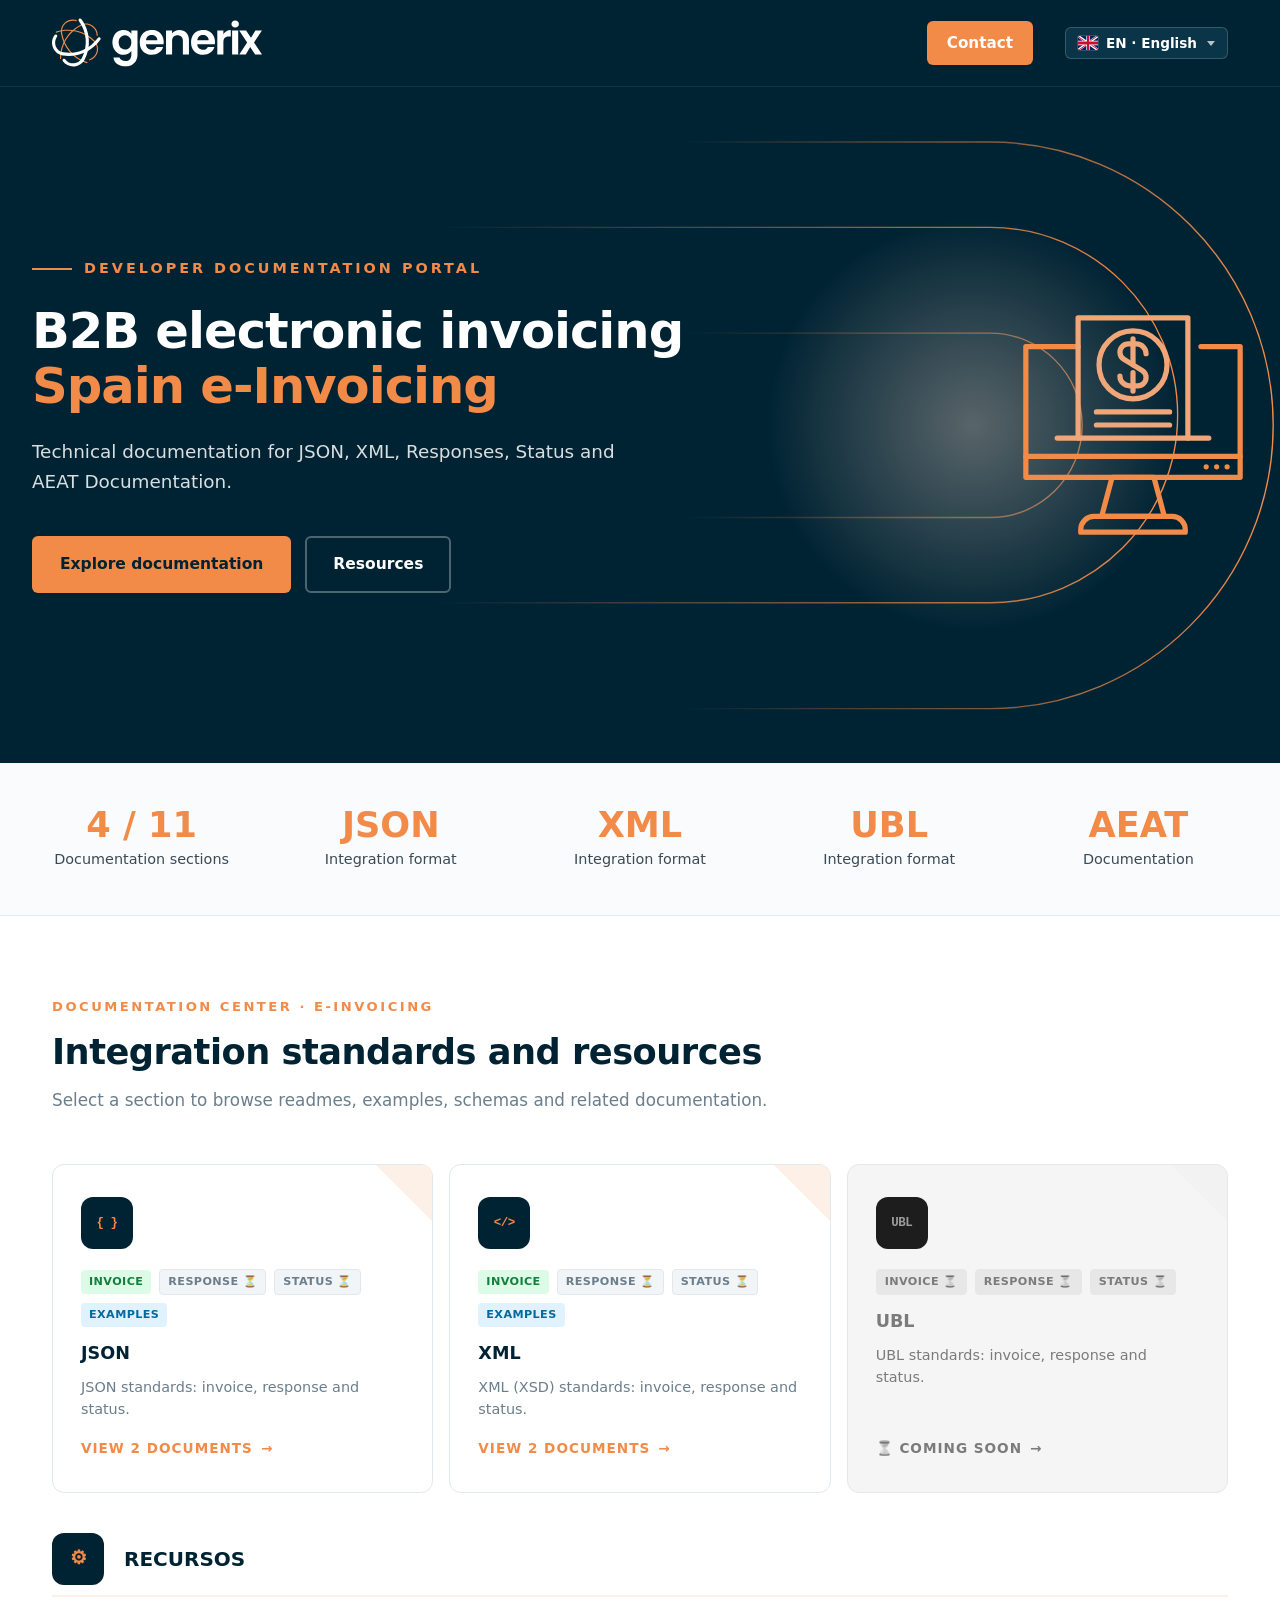
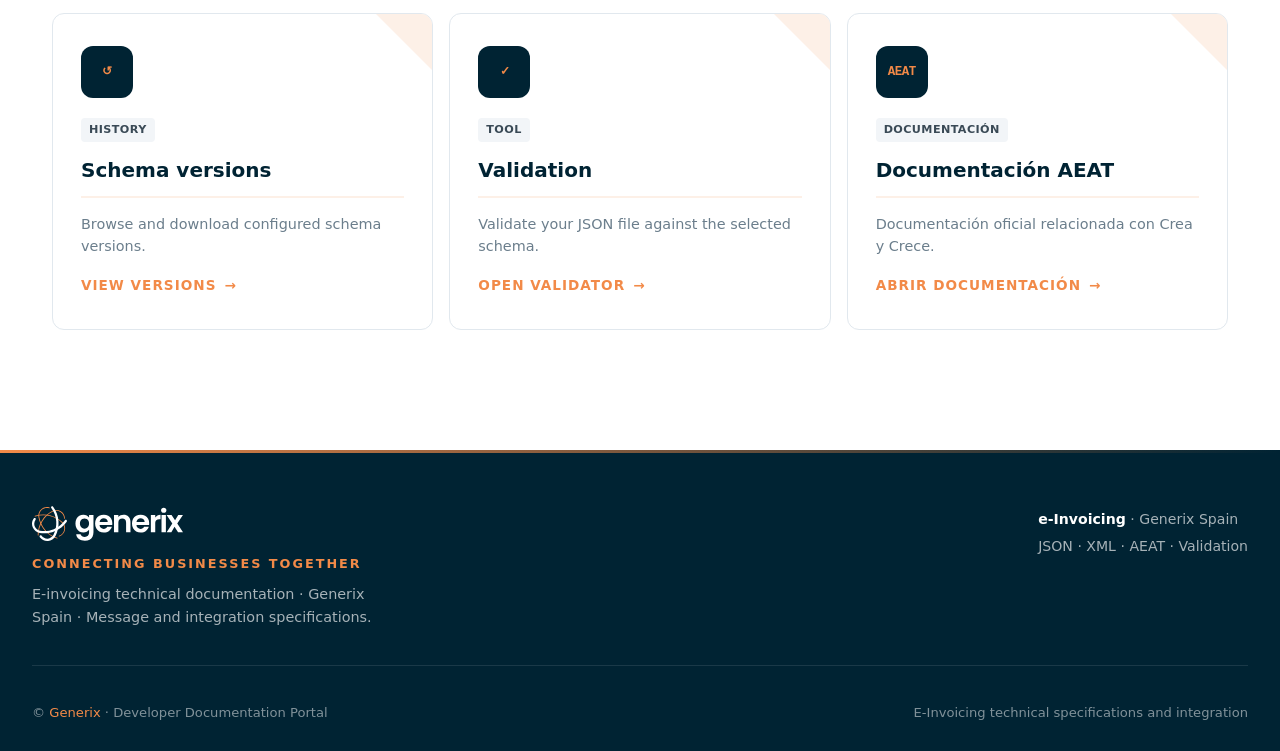
<file: index.html>
<!DOCTYPE html>
<html lang="es">
<head>
  <meta charset="UTF-8" />
  <meta name="viewport" content="width=device-width, initial-scale=1.0" />
  <title>Generix · E-Invoicing · Developer Documentation</title>
  <link rel="icon" href="Assets/logo-black.png" type="image/png" />
  <link rel="stylesheet" href="css/style.css" />
  <link rel="preconnect" href="https://api.fontshare.com" crossorigin>
  <link rel="stylesheet" href="https://api.fontshare.com/v2/css?f[]=general-sans@300,400,500,600,700&display=swap">
</head>
<body>
  <!-- ═══ TOPBAR ══════════════════════════════════════════ -->
  <header class="topbar">
    <div class="topbar-inner">
      <a class="logo" onclick="showIndex()" aria-label="Generix"> <!-- <a href="#home" class="logo"  aria-label="Generix">-->
        <img src="Assets/generix.svg" alt="Generix" />
      </a>
      <nav class="nav">
        <a href="https://www.generixgroup.com/es/contacto" class="btn-contact" data-i18n="nav.contact">Contactar</a>
        <div class="lang-switch" id="langSwitch" aria-label="Idioma / Language">
          <button type="button" class="lang-current" id="langCurrent" aria-haspopup="listbox" aria-expanded="false"></button>
          <ul class="lang-menu" id="langMenu" role="listbox"></ul>
        </div>
      </nav>
    </div>
  </header>

<!-- ═══ INDEX VIEW ══════════════════════════════════════ -->
  <section id="view-index">
    <section class="hero">
      <div class="hero-inner">
        <div class="hero-content">
          <div class="hero-tagline" data-i18n="hero.tagline">Developer Documentation Portal</div>
          <h1><span data-i18n="hero.title1">Facturación electrónica B2B</span><br><span class="accent" data-i18n="hero.title2">Spain e-Invoicing</span></h1>
          <p class="hero-subtitle" data-i18n="hero.subtitle">Documentación técnica para los estándares JSON, XML, Respuestas, Estados y Documentación AEAT.</p>
          <div class="cta-row">
            <a class="btn btn-primary" data-i18n="hero.cta.docs" onclick="document.getElementById('documentation-section').scrollIntoView({behavior:'smooth'})">
              Explorar documentación
            </a>
            <a class="btn btn-secondary" data-i18n="hero.cta.validator" onclick="document.getElementById('recursos-section').scrollIntoView({behavior:'smooth'})">
              Recursos
            </a>
          </div>
        </div>
        <div class="hero-visual"><img src="Assets/hero-ico.svg" alt="" width="230" height="230" /></div>
      </div>
    </section>

    <section class="stats">
      <div class="stats-inner">
        <div><div class="stat-number" id="stat-sections">—</div><div class="stat-label" data-i18n="stats.sections">Secciones documentales</div></div>
        <div><div class="stat-number">JSON</div><div class="stat-label" data-i18n="stats.format">Formato de integraci&oacute;n</div></div>
        <div><div class="stat-number">XML</div><div class="stat-label" data-i18n="stats.format">Formato de integraci&oacute;n</div></div>
        <div><div class="stat-number">UBL</div><div class="stat-label" data-i18n="stats.format">Formato de integraci&oacute;n</div></div>
        <div><div class="stat-number">AEAT</div><div class="stat-label" data-i18n="stats.docu">Documentation</div></div>
      </div>
    </section>

    <section class="section" id="documentation-section">
      <div class="section-header">
        <span class="section-eyebrow" data-i18n="home.eyebrow">Centro de documentación · E-Invoicing</span>
        <h2 data-i18n="home.title">Estándares y recursos de integración</h2>
        <p data-i18n="home.subtitle">Selecciona una sección para consultar sus readmes, ejemplos, esquemas y documentación relacionada.</p>
      </div>
      <div id="sectionGrid"></div>
      <div class="folder-section" id="recursos-section">
        <h3><span class="card-icon" style="margin-bottom: 0px; font-size: 1.2rem;">⚙</span> RECURSOS</h3>
        <div class="file-grid">
          <div class="card" onclick="showVersions()">
            <div class="card-icon">↺</div>
            <div class="card-meta"><span class="badge badge-cat" data-i18n="res.history.badge">Historial</span></div>
            <h3 data-i18n="res.history.title">Versiones de esquemas</h3>
            <p data-i18n="res.history.desc">Consulta y descarga las distintas versiones publicadas de los esquemas JSON.</p>
            <span class="card-link" data-i18n="res.history.link">Ver versiones</span>
          </div>
          <div class="card" onclick="showValidacion()">
            <div class="card-icon">✓</div>
            <div class="card-meta"><span class="badge badge-cat" data-i18n="res.val.badge">Herramienta</span></div>
            <h3 data-i18n="res.val.title">Validaciones</h3>
            <p data-i18n="res.val.desc">Valida tu fichero JSON contra el esquema de cualquier mensaje del WMS.</p>
            <span class="card-link" data-i18n="res.val.link">Abrir validador</span>
          </div>
          <div class="card" onclick="showAeat()">
            <div class="card-icon">AEAT</div>
            <div class="card-meta"><span class="badge badge-cat" data-i18n="res.aeat.badge">Documentación</span></div>
            <h3 data-i18n="res.aeat.title">Documentación AEAT</h3>
            <p data-i18n="res.aeat.desc">Documentación oficial relacionada con Crea y Crece.</p>
            <span class="card-link" data-i18n="res.aeat.link">Abrir documentación</span>
          </div>
        </div>
      </div>
    </section>
  </section>

  <!-- ═══ FORMAT VIEW ═══ -->
<section id="view-format" style="display:none">
  <section class="dh">
    <div class="dhi">
      <div class="d-breadcrumb">
        <a href="#" onclick="showIndex();return false;" data-i18n="crumb.docs">Documentaci&oacute;n</a>
        <span>/</span><span class="cur" id="fmtCrumb"></span>
      </div>
      <h1 id="fmtTitle"></h1>
      <p class="ddesc" id="fmtDesc"></p>
    </div>
  </section>
  <div class="vers-section">
    <div id="fmtGrid" class="file-grid"></div>
  </div>
</section>


<!-- ═══ DETAIL VIEW ═════════════════════════════════════ -->
  <section id="view-detail" class="view">
    <!-- Page header -->
    <section class="dh">
      <div class="dhi">
        <div class="d-breadcrumb">
          <a href="#" onclick="showIndex();return false;" data-i18n="crumb.docs">Documentaci&oacute;n</a>
          <span>/</span>
          <span class="cur" id="d-breadcrumb-name">—</span>
        </div>
        <div class="ep-badges" id="detailBadges"></div>
        <h1 id="detailTitle">Cargando...</h1>
        <p class="ddesc" id="detailDescription"></p>
      </div>
    </section>

    <!-- Tab navigation -->
    <div class="tab-nav-outer">
      <div class="tab-nav-inner">
        <div class="tab-nav">
          <button class="tab-btn active" data-tab="descripcion" data-i18n="tabs.desc">Descripci&oacute;n General</button>
          <button class="tab-btn" data-tab="estructura" data-i18n="tabs.struct">Estructura</button>
          <button class="tab-btn" data-tab="enumeraciones" data-i18n="tabs.enums">Enumeraciones</button>
          <!-- <button class="tab-btn" data-tab="ejemplo" data-i18n="tabs.example">Ejemplo</button> -->
        </div>
      </div>
    </div>

    <!-- Tab: Descripción -->
    <div id="tab-descripcion" class="tab-panel active">
      <div class="desc-content">
        <div id="desc-body"><p style="color:var(--gray-500)">Cargando…</p></div>
      </div>
    </div>

    <!-- Tab: Estructura -->
    <div id="tab-estructura" class="tab-panel">
      <div class="three-col">
        <div class="sidebar-nav" id="snav-estructura">
          <div class="snav-title" data-i18n="sidebar.goto">Ir a</div>
          <div class="snav-btns" id="snav-btns-estructura"></div>
        </div>
        <div id="estructura-body"><p style="color:var(--gray-500)">Cargando…</p></div>
      </div>
    </div>

    <!-- Tab: Enumeraciones -->
    <div id="tab-enumeraciones" class="tab-panel">
      <div class="three-col">
        <div class="sidebar-nav" id="snav-enumeraciones">
          <div class="snav-title" data-i18n="sidebar.goto">Ir a</div>
          <div class="snav-btns" id="snav-btns-enumeraciones"></div>
        </div>
        <div id="enumeraciones-body"><p style="color:var(--gray-500)">Cargando…</p></div>
      </div>
    </div>

    <!-- Tab: Ejemplo
    <div id="tab-ejemplo" class="tab-panel">
      <div class="ejemplo-wrap">
        <h2 data-i18n="example.title">Ejemplos</h2>
        <div id="ejemplo-inner"><p style="color:var(--gray-500)">Cargando…</p></div>
      </div>
    </div> -->
  </section>
<!-- ═══ EXAMPLES VIEW ═══ (pegar junto a las demás vistas) -->
<section id="view-examples" style="display:none">
  <section class="dh">
    <div class="dhi">
      <div class="d-breadcrumb">
        <a href="#" onclick="showIndex();return false;" data-i18n="crumb.docs">Documentaci&oacute;n</a>
        <span>/</span><a id="exCrumbFmt" href="#"></a>
        <span>/</span><span class="cur" id="exCrumbCur"></span>
      </div>
      <h1 id="exTitle"></h1>
      <p class="ddesc" id="exDesc"></p>
    </div>
  </section>
  <div class="vers-section">
    <div class="ex-toolbar">
      <div class="ex-search-row">
        <input id="exSearch" type="search" autocomplete="off">
        <span id="exCount"></span>
      </div>
      <div id="exChips" class="ex-chips"></div>
    </div>
    <div id="exList"></div>
  </div>
</section>
<!-- ═══ VERSIONS VIEW ═══ -->
  <section id="view-versions" style="display:none">
    <section class="dh">
      <div class="dhi">
        <div class="d-breadcrumb">
          <a href="#" onclick="showIndex();return false;" data-i18n="crumb.docs">Documentaci&oacute;n</a>
          <span>/</span><span class="cur" data-i18n="crumb.versions">Versiones de esquemas</span>
        </div>
        <h1 data-i18n="versions.h1">Versiones de esquemas</h1>
        <p class="ddesc" data-i18n="versions.desc">Listado en vivo desde el repositorio. Cualquier carpeta o fichero que se añada aparece aqu&iacute; autom&aacute;ticamente.</p>
      </div>
    </section>
    <div class="vers-section">
      <div class="file-toolbar">
        <div id="versStatus" class="aeat-status"></div>
        <button class="btn-refresh" type="button"
                onclick="VersionsRenderer.render({refresh:true})"
                data-i18n="btn.refresh">↻ Actualizar</button>
      </div>
      <!-- <div id="versStatus" class="vers-status">Cargando…</div> -->
      <div id="versQuick" class="vers-quick"></div>
      <div id="versContainer"></div>
    </div>
  </section>
<!-- ═══ AEAT VIEW ═══ -->
<section id="view-aeat" style="display:none">
  <section class="dh">
    <div class="dhi">
      <div class="d-breadcrumb">
        <a href="#" onclick="showIndex();return false;" data-i18n="crumb.docs">Documentaci&oacute;n</a>
        <span>/</span><span class="cur" data-i18n="aeat.title">Documentaci&oacute;n AEAT</span>
      </div>
      <h1 data-i18n="aeat.title">Documentaci&oacute;n AEAT</h1>
      <p class="ddesc" data-i18n="aeat.subtitle">Documentaci&oacute;n oficial de la AEAT relacionada con la facturaci&oacute;n electr&oacute;nica, organizada por ley. Cualquier carpeta o fichero que se a&ntilde;ada aparece aqu&iacute; autom&aacute;ticamente.</p>
    </div>
  </section>
  <div class="vers-section">
    <div class="file-toolbar">
      <div id="aeatStatus" class="aeat-status"></div>
      <button class="btn-refresh" type="button"
              onclick="AeatRenderer.render({refresh:true})"
              data-i18n="btn.refresh">↻ Actualizar</button>
    </div>
    <div id="aeatQuick" class="vers-quick"></div>
    <div id="aeatContainer"></div>
  </div>
</section>
<!-- ═══ VALIDACION VIEW ═══ -->
  <section id="view-validacion" style="display:none">
    <section class="dh">
      <div class="dhi">
        <div class="d-breadcrumb">
          <a href="#" onclick="showIndex();return false;" data-i18n="crumb.docs">Documentaci&oacute;n</a>
          <span>/</span><span class="cur" data-i18n="crumb.validation">Validaciones</span>
        </div>
        <h1 data-i18n="val.h1">Validador de mensajes</h1>
        <p class="ddesc" data-i18n="val.desc">Selecciona el tipo de mensaje, sube tu fichero JSON y val&iacute;dalo contra el esquema oficial del WMS.</p>
      </div>
    </section>
    <div class="val-section">
      <div class="val-controls">
        <div class="val-field">
          <label for="valSchema" data-i18n="val.label">Mensaje a validar</label>
          <select id="valSchema" class="val-select"><option value="">Cargando…</option></select>
        </div>
      </div>
      <div id="dropzone" class="disabled">
        Selecciona primero un mensaje, luego arrastra tu JSON o haz click
        <input type="file" id="fileInput" accept=".json,application/json" hidden />
      </div>
      <div class="val-layout">
        <div id="validationSummary" class="val-empty"></div>
        <div id="jsonViewerContainer"></div>
      </div>
      <div style="display:none">
        <div id="result"></div><div id="errorList"></div><div id="jsonViewer"></div>
      </div>
    </div>
  </section>

<!-- ═══ RESPUESTAS VIEW ═══ -->
  <div id="view-respuestas" style="display:none">
    <section class="dh">
      <div class="dhi">
        <div class="d-breadcrumb">
          <a href="#" onclick="showIndex();return false;" data-i18n="crumb.docs">Documentaci&oacute;n</a>
          <span>/</span><span class="cur" data-i18n="crumb.responses">Respuestas</span>
        </div>
        <h1 data-i18n="resp.h1">Respuestas de la API</h1>
        <p class="ddesc" data-i18n="resp.desc">La API es as&iacute;ncrona: devuelve una respuesta inmediata (HTTP) y, si detecta errores de validaci&oacute;n, env&iacute;a un callback al endpoint que el cliente expone.</p>
      </div>
    </section>
    <div id="respuestas-nav"></div>
    <div class="resp-section">
      <div id="respuestas-body"><p style="color:var(--gray-500)">Cargando…</p></div>
    </div>
  </div>

<!-- ═══ FOOTER ══════════════════════════════════════════ -->
  <footer>
    <div class="footer-inner">
      <div class="footer-top">
        <div>
          <div class="footer-logo"><img src="Assets/generix.svg" alt="Generix"></div>
            <div class="footer-tagline">Connecting Businesses Together</div>
            <p class="footer-desc" data-i18n="footer.desc">Documentaci&oacute;n t&eacute;cnica de facturación electrónica · Generix Spain · Especificaciones de mensajes e integraci&oacute;n.</p>
          </div>
          <div>
            <p style="color:rgba(255,255,255,0.65);font-size:0.88rem;line-height:1.9">
              <strong style="color:#fff">e-Invoicing</strong> · Generix Spain<br>
              JSON · XML · AEAT · Validation<br>
            </p>
          </div>
        </div>
        <div class="footer-bottom">
          <p>© <span class="accent">Generix</span> · Developer Documentation Portal</p>
          <p data-i18n="footer.bottom2">Especificaciones técnicas e integración e-Invoicing</p>
        </div>
      </div>
    </div>
  </footer>

<!-- Botón volver arriba -->
  <button id="goTop" class="go-top" data-i18n-attr="aria-label:aria.top;title:aria.top" aria-label="Volver arriba" title="Volver arriba"
  onclick="window.scrollTo({top:0,behavior:'smooth'})">↑</button>

  <script src="src/config/config.js"></script>
  <script src="src/config/enum-descriptions.js"></script>

  <script src="js/i18n.js"></script>
  <script src="js/markdown-loader.js"></script>
  <script src="js/file-viewer.js"></script>
  <script src="js/validator.js"></script>

  <script src="src/components/example-viewer.js"></script>
  <script src="src/components/sidebar-navigation.js"></script>

  <script src="src/utils/schema-utils.js"></script>
  <script src="src/utils/xsd-utils.js"></script>
  <script src="src/utils/enum-utils.js"></script>

  <script src="src/services/github-service.js"></script>
  <script src="src/services/markdown-loader.js"></script>

  <script src="src/renderers/renderer-factory.js"></script>
  <script src="src/renderers/base-renderer.js"></script>
  <script src="src/renderers/invoice-renderer.js"></script>
  <script src="src/renderers/response-renderer.js"></script>
  <script src="src/renderers/status-renderer.js"></script>
  <script src="src/renderers/versions-renderer.js"></script>
  <script src="src/renderers/examples-renderer.js"></script>


  <script src="src/router/router.js"></script>
  <script src="src/app.js"></script>
</body>
</html>
</file>
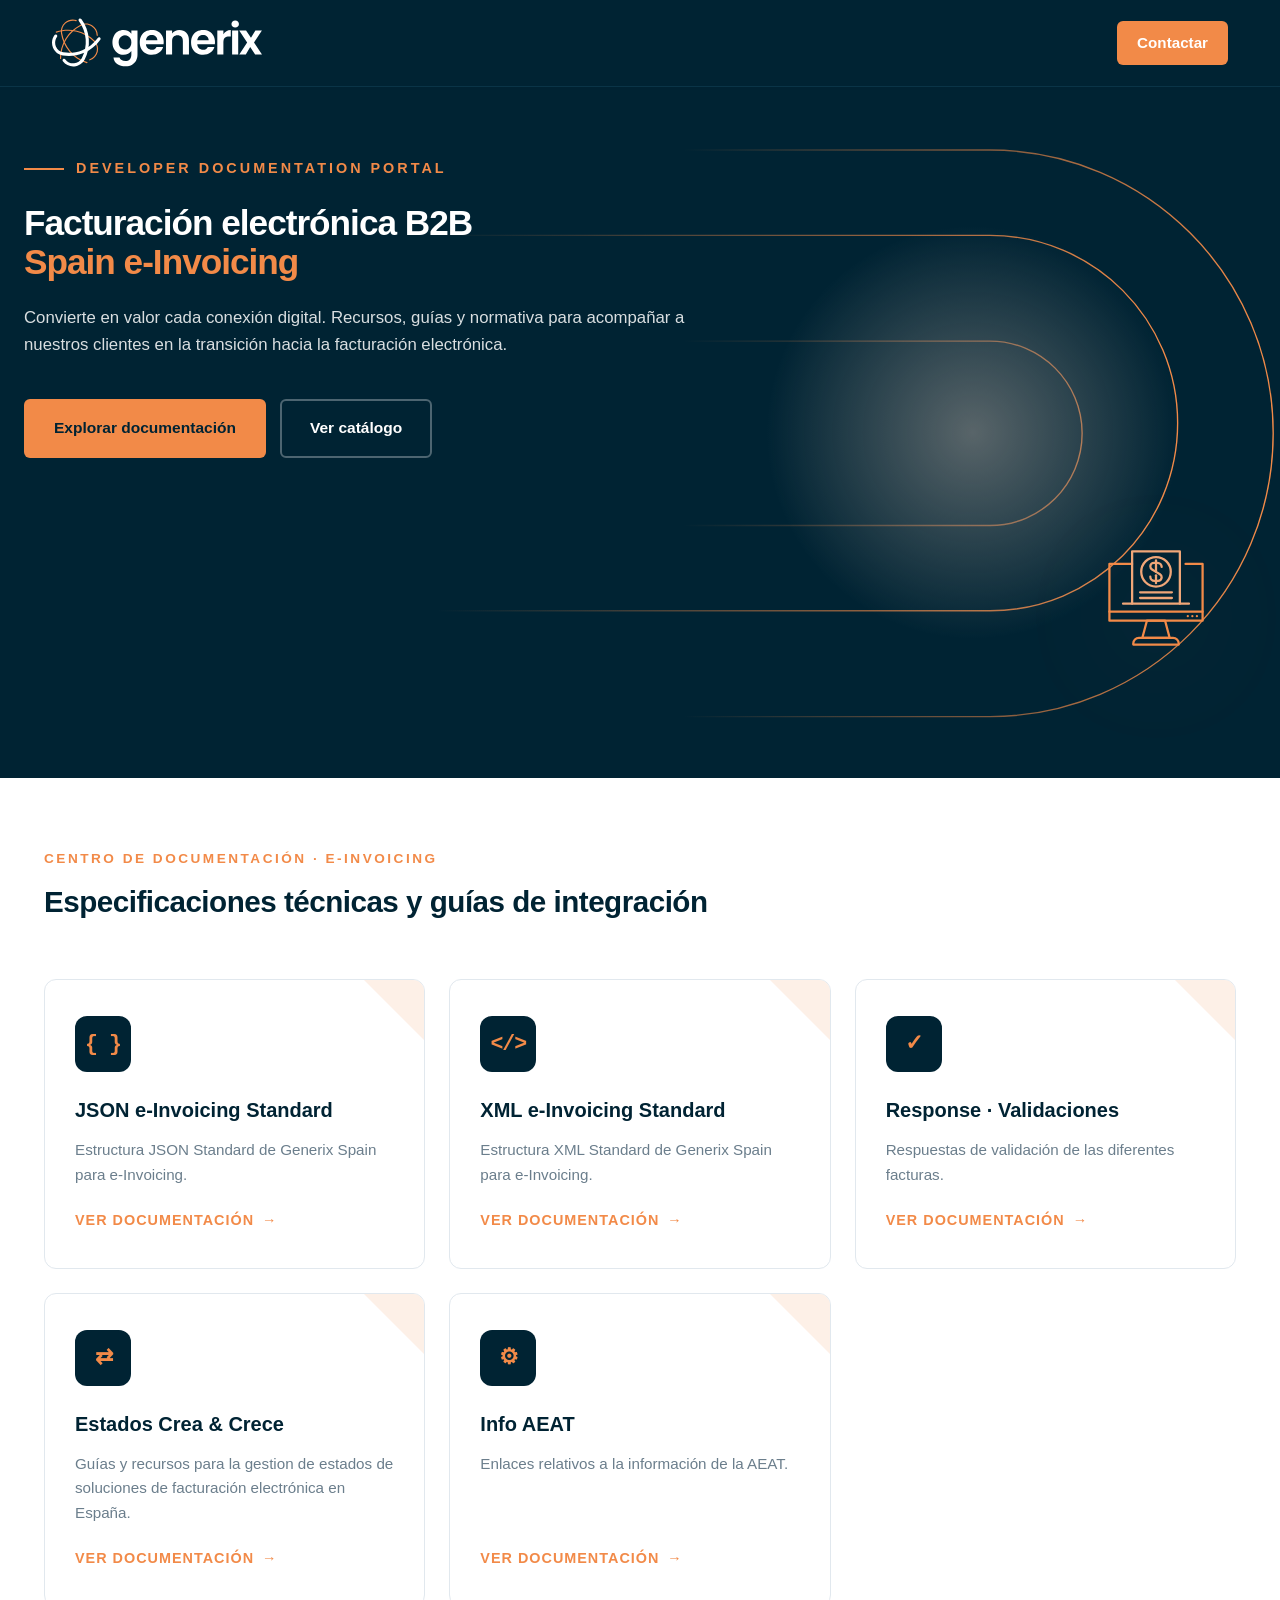
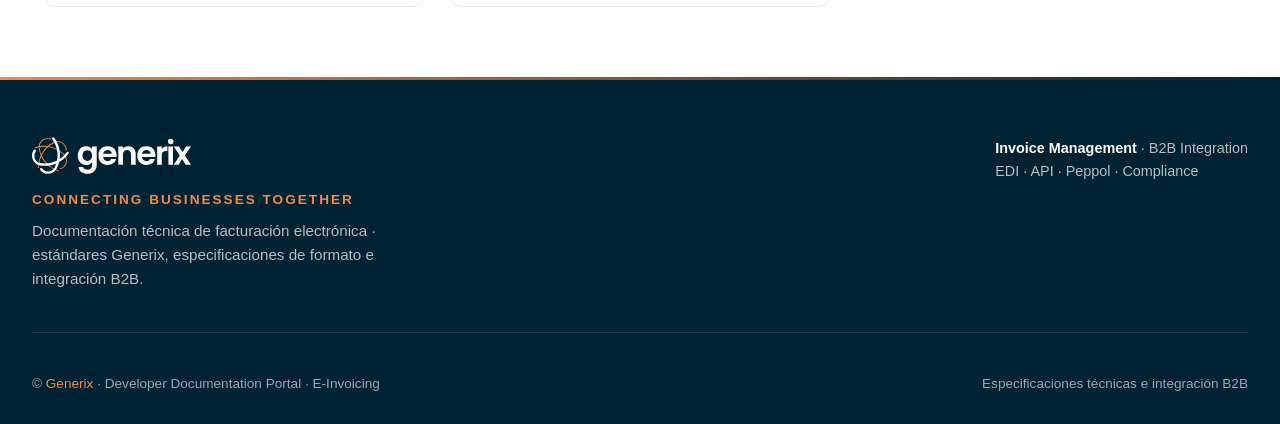
<file: web/index.html>
<!DOCTYPE html>
<html lang="es">
<head>
<meta charset="UTF-8">
<meta name="viewport" content="width=device-width, initial-scale=1.0">
<title>Generix · E-Invoicing · Developer Documentation</title>
<link rel="icon" href="Assets/logo-black.png" type="image/png">
<style>
  /* ============ COLORES OFICIALES GENERIX ============ */
  :root {
    --generix-dark: #002333;        /* Daintree - color principal */
    --generix-dark-soft: #0a3447;
    --generix-orange: #F28A48;      /* Jaffa - acento corporativo */
    --generix-orange-hover: #e07535;
    --generix-orange-soft: #FDF0E7;
    --white: #FFFFFF;
    --gray-50: #FAFBFC;
    --gray-100: #F2F5F8;
    --gray-200: #E1E8EE;
    --gray-300: #C5D2DC;
    --gray-500: #6B7E8C;
    --gray-700: #3A4A56;
    --gray-900: #0F1B24;
  }

  * { box-sizing: border-box; margin: 0; padding: 0; }

  html { scroll-behavior: smooth; }

  body {
    font-family: "General Sans", -apple-system, BlinkMacSystemFont, "Segoe UI", "Helvetica Neue", Roboto, Arial, sans-serif;
    color: var(--generix-dark);
    background: var(--white);
    line-height: 1.6;
    -webkit-font-smoothing: antialiased;
  }


  /* ============ TOP BAR ============ */
  .topbar {
    background: var(--generix-dark);
    border-bottom: 1px solid var(--generix-dark-soft);
    padding: 18px 0;
    position: sticky;
    top: 0;
    z-index: 100;
    box-shadow: 0 1px 3px rgba(0,35,51,0.04);
  }
  .topbar-inner {
    max-width: 1240px;
    margin: 0 auto;
    padding: 0 32px;
    display: flex;
    align-items: center;
    justify-content: space-between;
  }
  .logo {
    display: flex;
    align-items: center;
    text-decoration: none;
  }
  .logo img {
    height: 50px;
    width: auto;
    display: block;
  }
  .footer-logo img {
    height: 38px;
    width: auto;
    display: block;
    margin-bottom: 14px;
  }
  .nav {
    display: flex;
    align-items: center;
    gap: 32px;
  }
  .nav a {
    color: var(--gray-700);
    text-decoration: none;
    font-size: 0.95rem;
    font-weight: 500;
    transition: color 0.2s;
  }
  .nav a:hover { color: var(--generix-orange); }
  .nav .btn-contact {
    background: var(--generix-orange);
    color: var(--white);
    padding: 10px 20px;
    border-radius: 6px;
    font-weight: 600;
    transition: background 0.2s;
  }
  .nav .btn-contact:hover {
    background: var(--generix-orange-hover);
    color: var(--white);
  }

  /* ============ HERO ============ */
  .hero {
    background: var(--generix-dark);
    background-image: url('Assets/hero-bg.svg');    
    background-size: 100%;
    background-position: 40px center;;
    background-repeat: no-repeat;
    color: var(--white);
    padding: 240px 32px;
    position: relative;
    overflow: hidden;
  }
  /* Patrón de conexiones (estilo "Connecting Businesses Together") */
  .hero::before {
    content: "";
    position: absolute;
    top: 0; right: 0; bottom: 0; left: 0;
    background-image:
      radial-gradient(circle at 76%, rgba(221, 199, 186, 0.4) 0%, transparent 20%),
      radial-gradient(circle at 20%, rgba(0, 35, 51,0.15) 0%, transparent 40%);
    pointer-events: none;
  }
  .hero::after {
    content: "";
    position: absolute;
    top: 0; left: 0; right: 0; bottom: 0;
    background-size: 60px 60px;
    pointer-events: none;
  }
  .hero-inner {
    max-width: 1240px;
    margin: 0 auto;
    position: relative;
    z-index: 1;
    display: grid;
    grid-template-columns: 1fr 0.7fr;
    gap: 60px;
    align-items: center;
  }
  .hero-content {
    flex: 1;
  }
  .hero-visual {
    display: flex;
    align-items: center;
    justify-content: flex-end;
  }
  .hero-icon {
    width: 300px;
    height: 300px;
    padding: 50px;
    border-radius: 20px;
    display: flex;
    align-items: center;
    justify-content: center;
    font-size: 120px;
    filter: drop-shadow(0 20px 60px rgba(241, 184, 148, 0.15));
  }
  .hero-tagline {
    color: var(--generix-orange);
    font-size: 0.9rem;
    font-weight: 600;
    letter-spacing: 3px;
    text-transform: uppercase;
    margin-bottom: 24px;
    display: flex;
    align-items: center;
    gap: 12px;
  }
  .hero-tagline::before {
    content: "";
    width: 40px;
    height: 2px;
    background: var(--generix-orange);
  }
  .hero h1 {
    font-size: 3.2rem;
    font-weight: 700;
    line-height: 1.1;
    margin-bottom: 24px;
    max-width: 900px;
    letter-spacing: -1px;
  }
  .hero h1 .accent { color: var(--generix-orange); }
  .hero-subtitle {
    font-size: 1.2rem;
    max-width: 700px;
    opacity: 0.85;
    margin-bottom: 40px;
    font-weight: 300;
  }
  .cta-row { display: flex; gap: 14px; flex-wrap: wrap; }
  .btn {
    display: inline-flex;
    align-items: center;
    gap: 8px;
    padding: 15px 28px;
    border-radius: 6px;
    font-weight: 600;
    text-decoration: none;
    transition: all 0.2s;
    border: 2px solid transparent;
    font-size: 0.97rem;
    cursor: pointer;
  }
  .btn-primary {
    background: var(--generix-orange);
    color: var(--generix-dark);
  }
  .btn-primary:hover {
    background: var(--generix-orange-hover);
    transform: translateY(-2px);
    box-shadow: 0 8px 20px rgba(242,138,72,0.3);
  }
  .btn-secondary {
    background: transparent;
    color: var(--white);
    border-color: rgba(255,255,255,0.3);
  }
  .btn-secondary:hover {
    border-color: var(--generix-orange);
    color: var(--generix-orange);
  }

  /* ============ STATS BAR ============ */
  .stats {
    background: var(--gray-50);
    padding: 50px 32px;
    border-bottom: 1px solid var(--gray-200);
  }
  .stats-inner {
    max-width: 1240px;
    margin: 0 auto;
    display: grid;
    grid-template-columns: repeat(auto-fit, minmax(200px, 1fr));
    gap: 30px;
    text-align: center;
  }
  .stat-number {
    font-size: 2.4rem;
    font-weight: 800;
    color: var(--generix-orange);
    line-height: 1;
    margin-bottom: 6px;
  }
  .stat-label {
    color: var(--gray-700);
    font-size: 0.95rem;
    font-weight: 500;
  }

  /* ============ SECCIONES ============ */
  .section {
    max-width: 1240px;
    margin: 0 auto;
    padding: 100px 32px;
  }
  .section-header {
    margin-bottom: 60px;
    max-width: 1500px;
  }
  .section-eyebrow {
    color: var(--generix-orange);
    font-size: 0.85rem;
    font-weight: 700;
    letter-spacing: 2.5px;
    text-transform: uppercase;
    margin-bottom: 14px;
    display: block;
  }
  .section-header h2 {
    font-size: 2.5rem;
    color: var(--generix-dark);
    margin-bottom: 16px;
    line-height: 1.2;
    font-weight: 700;
    letter-spacing: -0.5px;
  }
  .section-header p {
    color: var(--gray-500);
    font-size: 1.1rem;
  }

  /* ============ GRID DE BLOQUES ============ */
  .grid {
    display: grid;
    grid-template-columns: repeat(auto-fit, minmax(290px, 1fr));
    gap: 24px;
  }

  .card {
    background: var(--white);
    border: 1px solid var(--gray-200);
    border-radius: 12px;
    padding: 36px 30px;
    text-decoration: none;
    color: inherit;
    transition: all 0.3s cubic-bezier(0.4, 0, 0.2, 1);
    display: flex;
    flex-direction: column;
    position: relative;
    overflow: hidden;
  }
  .card::before {
    content: "";
    position: absolute;
    top: 0; right: 0;
    width: 0; height: 0;
    border-style: solid;
    border-width: 0 60px 60px 0;
    border-color: transparent var(--generix-orange-soft) transparent transparent;
    transition: border-color 0.3s;
  }
  .card:hover {
    border-color: var(--generix-orange);
    box-shadow: 0 20px 40px rgba(0,35,51,0.1);
    transform: translateY(-6px);
  }
  .card:hover::before {
    border-color: transparent var(--generix-orange) transparent transparent;
  }
  .card-icon {
    width: 56px; height: 56px;
    background: var(--generix-dark);
    border-radius: 12px;
    display: flex;
    align-items: center;
    justify-content: center;
    font-family: "SFMono-Regular", Consolas, "Liberation Mono", Menlo, monospace;
    font-size: 1.35rem;
    font-weight: 700;
    letter-spacing: -1px;
    margin-bottom: 22px;
    transition: all 0.3s;
    color: var(--generix-orange);
  }
  .card:hover .card-icon {
    background: var(--generix-orange);
    color: var(--white);
    transform: rotate(-5deg) scale(1.05);
  }
  .card h3 {
    color: var(--generix-dark);
    font-size: 1.25rem;
    margin-bottom: 12px;
    font-weight: 700;
  }
  .card p {
    color: var(--gray-500);
    font-size: 0.95rem;
    flex-grow: 1;
    margin-bottom: 22px;
  }
  .card-link {
    color: var(--generix-orange);
    font-weight: 600;
    font-size: 0.9rem;
    display: inline-flex;
    align-items: center;
    gap: 8px;
    text-transform: uppercase;
    letter-spacing: 1px;
  }
  .card-link::after {
    content: "→";
    transition: transform 0.2s;
  }
  .card:hover .card-link::after { transform: translateX(6px); }

  /* ============ FOOTER ============ */
  footer {
    background: var(--generix-dark);
    color: var(--white);
    padding: 60px 32px 30px;
    position: relative;
  }
  footer::before {
    content: "";
    position: absolute;
    top: 0; left: 0; right: 0;
    height: 3px;
    background: linear-gradient(90deg, var(--generix-orange) 0%, transparent 100%);
  }
  .footer-inner {
    max-width: 1240px;
    margin: 0 auto;
  }
  .footer-top {
    display: flex;
    justify-content: space-between;
    align-items: flex-start;
    flex-wrap: wrap;
    gap: 30px;
    margin-bottom: 40px;
    padding-bottom: 40px;
    border-bottom: 1px solid rgba(255,255,255,0.1);
  }
  .footer-brand h3 {
    color: var(--white);
    font-size: 1.4rem;
    margin-bottom: 10px;
  }
  .footer-brand p {
    color: rgba(255,255,255,0.7);
    font-size: 0.95rem;
    max-width: 380px;
  }
  .footer-brand .tagline {
    color: var(--generix-orange);
    font-size: 0.85rem;
    font-weight: 600;
    letter-spacing: 2px;
    text-transform: uppercase;
    margin-bottom: 8px;
  }
  .footer-bottom {
    display: flex;
    justify-content: space-between;
    align-items: center;
    flex-wrap: wrap;
    gap: 12px;
    color: rgba(255,255,255,0.6);
    font-size: 0.85rem;
  }
  footer .accent { color: var(--generix-orange); }

  /* ============ RESPONSIVE ============ */
  @media (max-width: 1300px) {
    .hero { padding: 70px 24px 80px; }
    .hero-inner { grid-template-columns: 1fr; gap: 40px; }
    .hero h1 { font-size: 2.2rem; }
    .hero-subtitle { font-size: 1.05rem; }
    .hero-icon { width: 200px; height: 200px; font-size: 80px; }
    .nav { gap: 16px; }
    .nav a:not(.btn-contact) { display: none; }
    .section { padding: 70px 24px; }
    .section-header h2 { font-size: 1.85rem; }
    .stats-inner { gap: 30px; }
    .stat-number { font-size: 1.9rem; }
  }
</style>
</head>
<body>

<!-- ============ TOP BAR ============ -->
<header class="topbar">
  <div class="topbar-inner">
    <a href="#" class="logo" aria-label="Generix">
      <img src="Assets/generix.svg" alt="Generix">
    </a>
    <nav class="nav">
      <a href="https://www.generixgroup.com/es/contacto" class="btn-contact">Contactar</a>
    </nav>
  </div>
</header>

<!-- ============ HERO ============ -->
<section class="hero">
  <div class="hero-inner">
    <div class="hero-content">
      <div class="hero-tagline">Developer Documentation Portal</div>
      <h1>Facturación electrónica B2B<br><span class="accent">Spain e-Invoicing</span></h1>
      <p class="hero-subtitle">Convierte en valor cada conexión digital. Recursos, guías y normativa para acompañar a nuestros clientes en la transición hacia la facturación electrónica.</p>
      <div class="cta-row">
        <a href="#bloques" class="btn btn-primary">Explorar documentación</a>
        <a href="https://www.generixgroup.com/es/datos-y-facturacion/facturacion-electronica" class="btn btn-secondary" target="_blank">Ver catálogo</a>
      </div>
    </div>
    <div class="hero-visual">
      <svg class="hero-icon" xmlns="http://www.w3.org/2000/svg" width="88" height="88" viewBox="0 0 88 88" fill="none">
        <path d="M23 14H3V64H85V14H81.5H70" stroke="#F28A48" stroke-width="2" stroke-linecap="round" stroke-linejoin="round"/>
        <path d="M36 64H52L56 79H32L36 64Z" stroke="#F28A48" stroke-width="2" stroke-linecap="round" stroke-linejoin="round"/>
        <path d="M24 84C24 81.2386 26.2386 79 29 79H59C61.7614 79 64 81.2386 64 84V85H24V84Z" stroke="#F28A48" stroke-width="2" stroke-linecap="round" stroke-linejoin="round"/>
        <path d="M3 56H85" stroke="#F28A48" stroke-width="2" stroke-linecap="round" stroke-linejoin="round"/>
        <path d="M15 49H73" stroke="#f0a678" stroke-width="2" stroke-linecap="round" stroke-linejoin="round"/>
        <path d="M30 39H58" stroke="#f0a678" stroke-width="2" stroke-linecap="round" stroke-linejoin="round"/>
        <path d="M30 44H58" stroke="#f0a678" stroke-width="2" stroke-linecap="round" stroke-linejoin="round"/>
        <circle cx="80" cy="60" r="1" fill="#F28A48"/>
        <circle cx="76" cy="60" r="1" fill="#F28A48"/>
        <circle cx="72" cy="60" r="1" fill="#F28A48"/>
        <path d="M65 49V3H23V49" stroke="#f0a678" stroke-width="2" stroke-linecap="round" stroke-linejoin="round"/>
        <circle cx="44" cy="21" r="13" stroke="#f0a678" stroke-width="2" stroke-linecap="round" stroke-linejoin="round"/>
        <path d="M39 25.3077V25.3077C39 27.3469 40.6531 29 42.6923 29H45.8417C47.586 29 49 27.586 49 25.8417V25.8417C49 24.745 48.431 23.7268 47.497 23.152L44 21" stroke="#f0a678" stroke-width="2" stroke-linecap="round" stroke-linejoin="round"/>
        <path d="M49 16.6923V16.6923C49 14.6531 47.3469 13 45.3077 13H42.1583C40.414 13 39 14.414 39 16.1583V16.1583C39 17.255 39.569 18.2732 40.503 18.848L44 21" stroke="#f0a678" stroke-width="2" stroke-linecap="round" stroke-linejoin="round"/>
        <path d="M44 11L44 20" stroke="#f0a678" stroke-width="2" stroke-linecap="round" stroke-linejoin="round"/>
        <path d="M44 24L44 31" stroke="#f0a678" stroke-width="2" stroke-linecap="round" stroke-linejoin="round"/>
      </svg>
    </div>
  </div>
</section>

<!-- ============ BLOQUES DE NAVEGACIÓN ============ -->
<section class="section" id="bloques">

  <div class="section-header">
    <span class="section-eyebrow">Centro de documentación · E-Invoicing</span>
    <h2>Especificaciones técnicas y guías de integración</h2>
  </div>

  <div class="grid">

    <!-- BLOQUE 1 -->
    <a href="json-einvoicing.html" class="card">
      <div class="card-icon">{ }</div>
      <h3>JSON e-Invoicing Standard</h3>
      <p>Estructura JSON Standard de Generix Spain para e-Invoicing.</p>
      <span class="card-link">Ver documentación</span>
    </a>

    <!-- BLOQUE 2 -->
    <a href="xml-einvoicing.html" class="card">
      <div class="card-icon">&lt;/&gt;</div>
      <h3>XML e-Invoicing Standard</h3>
      <p>Estructura XML Standard de Generix Spain para e-Invoicing.</p>
      <span class="card-link">Ver documentación</span>
    </a>

    <!-- BLOQUE 3 -->
    <a href="response-einvoicing.html" class="card">
      <div class="card-icon">✓</div>
      <h3>Response · Validaciones</h3>
      <p>Respuestas de validación de las diferentes facturas.</p>
      <span class="card-link">Ver documentación</span>
    </a>

    <!-- BLOQUE 4 -->
    <a href="status-einvoicing.html" class="card">
      <div class="card-icon">⇄</div>
      <h3>Estados Crea & Crece</h3>
      <p>Guías y recursos para la gestion de estados de soluciones de facturación electrónica en España.</p>
      <span class="card-link">Ver documentación</span>
    </a>

    <!-- <a href="gecom10-supplier.html" class="card">
      <div class="card-icon">⇄</div>
      <h3>WMS</h3>
      <p>Guías M10.</p>
      <span class="card-link">Ver documentación</span>
    </a> -->

    <!-- BLOQUE 5 -->
    <a href="aeat-documentation.html" class="card">
      <div class="card-icon">⚙</div>
      <h3>Info AEAT</h3>
      <p>Enlaces relativos a la información de la AEAT.</p>
      <span class="card-link">Ver documentación</span>
    </a>

    <!-- BLOQUE 6 -->
    <!-- <a href="#" class="card">
      <div class="card-icon">⇄</div>
      <h3>Sistema Inmediato de Información (SII)</h3>
      <p>Guías y recursos para la implementación de soluciones de facturación electrónica en España.</p>
      <span class="card-link">Ver documentación</span>
    </a> -->

    <!-- BLOQUE 7 -->
    <!-- <a href="#" class="card">
      <svg class="card-icon" style="padding: 5px;" xmlns="http://www.w3.org/2000/svg" viewBox="0 0 88 88" fill="none">
        <path d="M4 43C4 23.67 19.67 8 39 8" stroke="currentColor" stroke-width="2" stroke-linecap="round" stroke-linejoin="round"/>
        <path d="M49.0001 80C67.3195 80 82.3516 65.9256 83.8733 48" stroke="currentColor" stroke-width="2" stroke-linecap="round" stroke-linejoin="round"/>
        <path d="M56 19.5L56 3H85V44L79 39L75 44" stroke="currentColor" stroke-width="2" stroke-linecap="round" stroke-linejoin="round"/>
        <path d="M44 18V71" stroke="currentColor" stroke-width="2" stroke-linecap="round" stroke-linejoin="round"/>
        <path d="M70 44L17 44" stroke="currentColor" stroke-width="2" stroke-linecap="round" stroke-linejoin="round"/>
        <path d="M44 71C58.9117 71 71 58.9117 71 44C71 29.0883 58.9117 17 44 17" stroke="currentColor" stroke-width="2" stroke-linecap="round" stroke-linejoin="round"/>
        <path d="M44 71C42.2916 71 40.6203 70.8413 39 70.5379M44 17C29.0883 17 17 29.0883 17 44C17 45.3591 17.1004 46.6948 17.2943 48" stroke="currentColor" stroke-width="2" stroke-linecap="round" stroke-linejoin="round"/>
        <path d="M44 71C51.732 71 58 58.9117 58 44C58 29.0883 51.732 17 44 17" stroke="currentColor" stroke-width="2" stroke-linecap="round" stroke-linejoin="round"/>
        <path d="M44 71C51.732 71 58 58.9117 58 44C58 29.0883 51.732 17 44 17" stroke="currentColor" stroke-width="2" stroke-linecap="round" stroke-linejoin="round"/>
        <path d="M44 17C36.268 17 30 29.0883 30 44C30 47.5329 30.3518 50.9073 30.9916 54" stroke="currentColor" stroke-width="2" stroke-linecap="round" stroke-linejoin="round"/>
        <circle cx="19" cy="69" r="16" stroke="currentColor" stroke-width="2" stroke-linecap="round" stroke-linejoin="round"/>
        <path d="M13 73.8462V73.8462C13 76.1403 14.8597 78 17.1538 78H21.4892C23.4282 78 25 76.4282 25 74.4892V74.4892C25 73.2346 24.3304 72.0752 23.2436 71.4483L19 69" stroke="currentColor" stroke-width="2" stroke-linecap="round" stroke-linejoin="round"/>
        <path d="M25 64.1538V64.1538C25 61.8597 23.1403 60 20.8462 60H16.5108C14.5718 60 13 61.5718 13 63.5108V63.5108C13 64.7654 13.6696 65.9248 14.7564 66.5517L19 69" stroke="currentColor" stroke-width="2" stroke-linecap="round" stroke-linejoin="round"/>
        <path d="M19 56L19 68" stroke="currentColor" stroke-width="2" stroke-linecap="round" stroke-linejoin="round"/>
        <path d="M19 72L19 82" stroke="currentColor" stroke-width="2" stroke-linecap="round" stroke-linejoin="round"/>
        <path d="M62 9H79" stroke="currentColor" stroke-width="2" stroke-linecap="round" stroke-linejoin="round"/>
        <path d="M62 17H79" stroke="currentColor" stroke-width="2" stroke-linecap="round" stroke-linejoin="round"/>
        <path d="M69 25L79 25" stroke="currentColor" stroke-width="2" stroke-linecap="round" stroke-linejoin="round"/>
        <path d="M35.5283 3L40.2925 7.76416L35.5283 12.5283" stroke="currentColor" stroke-width="2" stroke-linecap="round" stroke-linejoin="round"/>
        <path d="M52.7642 84.5283L48 79.7642L52.7642 75" stroke="currentColor" stroke-width="2" stroke-linecap="round" stroke-linejoin="round"/>
      </svg>
      <h3>Normativas otros países</h3>
      <p>Especificidades por país: <br>Francia (Factur-X, PPF), Polonia (Kasef), <br>Belgica (Peppol)...</p>
      <span class="card-link">Ver documentación</span>
    </a> -->

    <!-- BLOQUE 8 -->
    <!-- <a href="#" class="card">
      <div class="card-icon">⌖ ⟳ ⚙</div>
       <div class="card-icon">⟳</div>
      <h3>Changelog &amp; Releases</h3>
      <p>Historial de versiones del estándar Generix, cambios breaking, deprecaciones y notas de migración.</p>
      <span class="card-link">Ver documentación</span>
    </a> -->

  </div>
</section>

<!-- ============ FOOTER ============ -->
    <footer>
      <div class="footer-inner">
        <div class="footer-top">
          <div class="footer-brand footer-logo">
            <img src="Assets/generix.svg" alt="Generix">
            <div class="tagline">Connecting Businesses Together</div>
            <p>Documentación técnica de facturación electrónica · estándares Generix, especificaciones de formato e integración B2B.</p>
          </div>
          <div>
            <p style="color: rgba(255,255,255,0.7); font-size: 0.9rem; margin-bottom: 6px;">
              <strong style="color: var(--white);">Invoice Management</strong> · B2B Integration<br>
              EDI · API · Peppol · Compliance
            </p>
          </div>
        </div>
        <div class="footer-bottom">
          <p>© <span class="accent">Generix</span> · Developer Documentation Portal · E-Invoicing</p>
          <p>Especificaciones técnicas e integración B2B</p>
        </div>
      </div>
    </footer>

</body>
</html>
</file>
<file: css/style.css>
:root {
    --generix-dark: #002333;
    --generix-dark-soft: #0a3447;
    --generix-orange: #F28A48;
    --generix-orange-hover: #e07535;
    --generix-orange-soft: #FDF0E7;
    --generix-green: #00A59A;
    --generix-green-soft: #DCF3F1;
    --generix-blue: #CCEDEB;
    --generix-blue-soft: #F8FDFC;
    --white: #FFFFFF;
    --gray-50: #FAFBFC;
    --gray-100: #F2F5F8;
    --gray-200: #E1E8EE;
    --gray-300: #C5D2DC;
    --gray-500: #6B7E8C;
    --gray-700: #3A4A56;
    --gray-900: #0F1B24;
    --success-bg: #ecfdf3;
    --error-bg: #fef3f2;
    --warning-bg: #fffaeb;
    --info-bg: #eff8ff;
    --font-sans: 'General Sans', system-ui, -apple-system, 'Segoe UI', sans-serif;
    --font-mono: ui-monospace, 'Cascadia Code', 'SFMono-Regular', Consolas, 'Liberation Mono', monospace;
  }

  * { box-sizing: border-box; margin: 0; padding: 0; }
  html { scroll-behavior: smooth; }
  body {
    font-family: var(--font-sans);
    color: var(--generix-dark);
    background: var(--white);
    line-height: 1.6;
    -webkit-font-smoothing: antialiased;
  }
  .view { display: none }
  .view.active { display: block }
/* ── TOPBAR ─────────────────────────────────────────── */
  .topbar {
    background: var(--generix-dark);
    border-bottom: 1px solid var(--generix-dark-soft);
    padding: 18px 0;
    position: sticky; top: 0; z-index: 100;
    box-shadow: 0 1px 3px rgba(0,35,51,0.06);
  }
  .topbar-inner {
    max-width: 1240px; margin: 0 auto; padding: 0 32px;
    display: flex; align-items: center; justify-content: space-between;
  }
  .logo { display: flex; align-items: center; text-decoration: none; cursor: pointer; }
  .logo img { height: 50px; width: auto; display: block; }
  .nav { display: flex; align-items: center; gap: 32px; }
  .nav a {
    color: var(--gray-300); text-decoration: none;
    font-size: 0.95rem; font-weight: 500; transition: color 0.2s;
  }
  .nav a:hover { color: var(--generix-orange); }
  .nav .btn-contact {
    background: var(--generix-orange); color: var(--white);
    padding: 10px 20px; border-radius: 6px; font-weight: 600;
    transition: background 0.2s;
  }
  .nav .btn-contact:hover { background: var(--generix-orange-hover); color: var(--white); }

/* ── HERO ───────────────────────────────────────────── */
  .hero {
    background: var(--generix-dark);
    background-image: url('../Assets/hero-bg.svg');    
    background-size: 100%;
    background-position: 40px center;
    background-repeat: no-repeat;
    color: var(--white);
    padding: 170px 32px;
    position: relative;
    overflow: hidden;
  }
  .hero::before {
    content: ""; position: absolute; inset: 0;
    background-image:
      radial-gradient(circle at 76%, rgba(221,199,186,0.40) 0%, transparent 20%),
      radial-gradient(circle at 20%, rgba(0,35,51,0.15) 0%, transparent 40%);
    pointer-events: none;
  }
  .hero-inner {
    max-width: 1240px; margin: 0 auto; position: relative; z-index: 1;
    display: grid; grid-template-columns: 1fr 0.55fr; gap: 60px; align-items: center;
  }
  .hero-tagline {
    color: var(--generix-orange); font-size: 0.9rem; font-weight: 600;
    letter-spacing: 3px; text-transform: uppercase;
    margin-bottom: 24px; display: flex; align-items: center; gap: 12px;
  }
  .hero-tagline::before { content:""; width:40px; height:2px; background:var(--generix-orange); }
  .hero h1 { font-size: 3.1rem; font-weight: 700; line-height: 1.1; margin-bottom: 24px; letter-spacing: -1px; }
  .hero h1 .accent { color: var(--generix-orange); }
  .hero-subtitle { font-size: 1.15rem; max-width: 620px; opacity: 0.85; margin-bottom: 40px; font-weight: 300; }
  .cta-row { display: flex; gap: 14px; flex-wrap: wrap; }
  .btn {
    display: inline-flex; align-items: center; gap: 8px;
    padding: 14px 26px; border-radius: 6px; font-weight: 600;
    text-decoration: none; transition: all 0.2s;
    border: 2px solid transparent; font-size: 0.97rem; cursor: pointer;
  }
  .btn-primary { background: var(--generix-orange); color: var(--generix-dark); }
  .btn-primary:hover { background: var(--generix-orange-hover); transform: translateY(-2px); box-shadow: 0 8px 20px rgba(242,138,72,0.3); }
  .btn-secondary { background: transparent; color: var(--white); border-color: rgba(255,255,255,0.3); }
  .btn-secondary:hover { border-color: var(--generix-orange); color: var(--generix-orange); }
  .hero-visual { display: flex; align-items: center; justify-content: flex-end; }

/* ── STATS BAR ──────────────────────────────────────── */
  .stats { background: var(--gray-50); padding: 44px 32px; border-bottom: 1px solid var(--gray-200); }
  .stats-inner {
    max-width: 1240px; margin: 0 auto;
    display: grid; grid-template-columns: repeat(auto-fit, minmax(180px, 1fr));
    gap: 30px; text-align: center;
  }
  .stat-number { 
    font-size: 2.2rem; font-weight: 800; color: var(--generix-orange); 
    line-height: 1; margin-bottom: 6px; 
  }
  .stat-label  { color: var(--gray-700); font-size: 0.9rem; font-weight: 500; }

/* ── SECTIONS ───────────────────────────────────────── */
  .section { max-width: 1240px; margin: 0 auto; padding: 80px 32px; }
  .section-header { margin-bottom: 50px; }
  .section-eyebrow {
    color: var(--generix-orange); font-size: 0.82rem; font-weight: 700;
    letter-spacing: 2.5px; text-transform: uppercase;
    margin-bottom: 14px; display: block;
  }
  .section-header h2 { 
    font-size: 2.2rem; color: var(--generix-dark); margin-bottom: 14px; 
    line-height: 1.2; font-weight: 700; letter-spacing: -0.5px; 
  }
  .section-header p  { color: var(--gray-500); font-size: 1.05rem; }

/* ── GRID / CARDS ───────────────────────────────────── */
  .grid { display: grid; grid-template-columns: repeat(auto-fill, minmax(280px, 1fr)); gap: 22px; }
  .card {
    background: var(--white); border: 1px solid var(--gray-200);
    border-radius: 12px; padding: 32px 28px;
    text-decoration: none; color: inherit;
    transition: all 0.3s cubic-bezier(0.4,0,0.2,1);
    display: flex; flex-direction: column;
    position: relative; overflow: hidden; cursor: pointer;
  }
  .card::before {
    content: ""; position: absolute; top: 0; right: 0;
    width: 0; height: 0; border-style: solid;
    border-width: 0 56px 56px 0;
    border-color: transparent var(--generix-orange-soft) transparent transparent;
    transition: border-color 0.3s;
  }
  .card:hover { border-color: var(--generix-orange); box-shadow: 0 18px 36px rgba(0,35,51,0.1); transform: translateY(-5px); }
  .card:hover::before { border-color: transparent var(--generix-orange) transparent transparent; }

  .card-icon {
    width: 52px; height: 52px; background: var(--generix-dark);
    border-radius: 12px; display: flex; align-items: center; justify-content: center;
    font-family: var(--font-mono);
    font-size: 0.78rem; font-weight: 800; margin-bottom: 20px;
    transition: all 0.3s; color: var(--generix-orange);
    letter-spacing: -0.5px; line-height: 1.2; text-align: center; padding: 4px;
  }
  .card:hover .card-icon { background: var(--generix-orange); color: var(--white); transform: rotate(-5deg) scale(1.05); }

  .card h3 { color: var(--generix-dark); font-size: 1.1rem; margin-bottom: 10px; font-weight: 700; }
  .card p  { color: var(--gray-500); font-size: 0.9rem; flex-grow: 1; margin-bottom: 18px; line-height: 1.5; }
  .card-meta { display: flex; align-items: center; gap: 8px; margin-bottom: 12px; flex-wrap: wrap; }

  .badge {
    display: inline-flex; align-items: center;
    padding: 3px 8px; border-radius: 4px;
    font-size: 0.7rem; font-weight: 700;
    letter-spacing: 0.4px; text-transform: uppercase;
  }
  .badge-post           { background:#dcfce7; color:#15803d; }
  .badge-get            { background:#dbeafe; color:#1d4ed8; }
  .badge-put            { background:#fef3c7; color:#92400e; }
  .badge-patch          { background:#ede9fe; color:#6d28d9; }
  .badge-delete         { background:#fee2e2; color:#dc2626; }
  .badge-JSON           { background:#fce5fc; color:#d928d9; }
  .badge-XML            { background:#dbeafe; color:#1d4ed8; }
  .badge-PDF            { background:#fee2e2; color:#dc2626; }
  .badge-Invoice        { background:#dcfce7; color:#15803d; }
  .badge-Response       { background:#ede9fe; color:#6d28d9; }
  .badge-Status         { background:#fef3c7; color:#92400e; }
  .badge-Documentation  { background:#fff7d6; color:#8a6100; }
  .badge-cat            { background: var(--gray-100); color: var(--gray-700); }
  .badge-new            { background: #00A59A; color: var(--white); letter-spacing: 0.6px; box-shadow: 0 0 0 0 rgba(22,163,74,.5); animation: pulseNew 1.8s infinite; }
  @keyframes pulseNew {
    0%   { box-shadow: 0 0 0 0 rgba(22,163,74,.45); }
    70%  { box-shadow: 0 0 0 7px rgba(22,163,74,0); }
    100% { box-shadow: 0 0 0 0 rgba(22,163,74,0); }
  }
  .badge-ver    { background:var(--generix-orange-soft); color:var(--generix-orange); }
    /* Esquina NEW: tiñe el triángulo de la esquina y añade el texto encima */
  .card.is-new::before {
    border-color: transparent #00A59A transparent transparent !important;
    border-width: 0 70px 70px 0;
  }
  .card.is-new:hover::before {
    border-color: transparent #008C80 transparent transparent !important;
  }
  .card.is-new .new-flag {
    position: absolute; top: 11px; right: 6px;
    color: var(--white); font-size: 0.62rem; font-weight: 800;
    letter-spacing: 0.5px; transform: rotate(45deg);
    pointer-events: none; z-index: 2;
  }
  /* Halo pulsante anclado en la punta de la esquina */
  .card.is-new::after {
    content: ""; position: absolute;
    top: 0; right: 0;
    width: 12px; height: 12px; border-radius: 50%;
    background: transparent; z-index: 1; pointer-events: none;
    animation: pulseCorner 1.8s ease-out infinite;
  }
  @keyframes pulseCorner {
    0%   { box-shadow: 0 0 0 0 rgba(0,165,154,.55); }
    70%  { box-shadow: 0 0 0 70px rgba(0,165,154,0); }
    100% { box-shadow: 0 0 0 0 rgba(0,165,154,0); }
  }

  .card-link {
    color: var(--generix-orange); font-weight: 600; font-size: 0.85rem;
    display: inline-flex; align-items: center; gap: 8px;
    text-transform: uppercase; letter-spacing: 1px;
  }
  .card-link::after { content:"→"; transition:transform 0.2s; }
  .card:hover .card-link::after { transform:translateX(6px); }

/* ── SKELETON ───────────────────────────────────────── */
  .skeleton-card {
    background: var(--gray-100); border: 1px solid var(--gray-200);
    border-radius: 12px; padding: 32px 28px;
    animation: pulse 1.5s ease-in-out infinite;
  }
  .sk-icon { width:52px; height:52px; background:var(--gray-200); border-radius:12px; margin-bottom:20px; }
  .sk-line { height:13px; background:var(--gray-200); border-radius:4px; margin-bottom:10px; }
  @keyframes pulse { 0%,100%{opacity:1} 50%{opacity:.5} }

/* ── EMPTY / ERROR ──────────────────────────────────── */
  .empty-state { text-align:center; padding:80px 32px; color:var(--gray-500); grid-column:1/-1; }
  .empty-state .ei { font-size:3rem; margin-bottom:16px; }
  .empty-state h3  { font-size:1.2rem; color:var(--gray-700); margin-bottom:8px; }
  .empty-state code{ background:var(--gray-100); padding:2px 6px; border-radius:4px; font-family: var(--font-mono); font-size:0.85rem; }
  .error-banner {
    background:#fff1f0; border:1px solid #ffa39e; border-radius:8px;
    padding:16px 20px; margin-bottom:24px; color:#cf1322; font-size:0.9rem; grid-column:1/-1;
  }
  .error-banner strong { display:block; margin-bottom:4px; }

/* ── DETAIL VIEW ────────────────────────────────────── */
  #view-detail { display:none; }

  /* Page header */
  .dh {
    background:linear-gradient(135deg, var(--generix-dark) 0%, var(--generix-dark-soft) 100%);
    color:var(--white); padding:54px 32px; position:relative; overflow:hidden;
  }
  .dh::before {
    content:""; position:absolute; inset:0;
    background:radial-gradient(circle at 80%, rgba(221,199,186,0.25) 0%, transparent 50%);
    pointer-events:none;
  }
  .dhi { max-width:1240px; margin:0 auto; position:relative; z-index:1; }
  .d-breadcrumb { margin-bottom:18px; }
  .d-breadcrumb a { color:var(--generix-orange); text-decoration:none; font-size:.9rem; font-weight:500; }
  .d-breadcrumb a:hover { text-decoration:underline; }
  .d-breadcrumb span { color:rgba(255,255,255,.6); font-size:.9rem; margin:0 8px; }
  .d-breadcrumb span.cur { color:rgba(255,255,255,.9); }
  .ep-badges { display:flex; align-items:center; gap:10px; flex-wrap:wrap; margin-bottom:14px; }
  .method-badge {
    padding: 4px 12px; border-radius: 5px; font-size: .78rem; font-weight: 700; letter-spacing: 1px
  }
  .method-badge.POST           { background:#dcfce7; color:#15803d; }
  .method-badge.GET            { background:#dbeafe; color:#1d4ed8; }
  .method-badge.PUT            { background:#fef3c7; color:#92400e; }
  .method-badge.PATCH          { background:#ede9fe; color:#6d28d9; }
  .method-badge.DELETE         { background:#fee2e2; color:#dc2626; }
  .method-badge.JSON           { color:rgba(252, 229, 252); background:#d928d9; }
  .method-badge.XML            { color:rgba(219, 234, 254); background:#1d4ed8; }
  .method-badge.PDF            { color:rgba(254, 226, 226); background:#dc2626; }
  .method-badge.Invoice        { color:rgba(220, 252, 231); background:#15803d; }
  .method-badge.Response       { color:rgba(237, 233, 254); background:#6d28d9; }
  .method-badge.Status         { color:rgba(254, 243, 199); background:#92400e; }
  .method-badge.Documentation  { color:rgba(252, 229, 252); background:#d928d9; }
  .method-badge.category       { color:rgba(255, 255, 255); background:rgba(255,255,255,.1);}
  .ep-path {
    font-family:var(--font-mono); font-size:.86rem;
    color:rgba(255,255,255,.8); background:rgba(255,255,255,.1); padding:4px 12px; border-radius:5px;
  }
  .version-pill { 
    background:var(--generix-orange); color:var(--generix-dark); 
    padding:3px 10px; border-radius:4px; font-size:.72rem; font-weight:700; 
  }
  .cat-pill { 
    background:rgba(255,255,255,.1); color:rgba(255,255,255,.75); 
    padding:3px 10px; border-radius:4px; font-size:.78rem; font-weight:600; 
  }
  .dh h1 { font-size:2.3rem; font-weight:700; margin-bottom:10px; letter-spacing:-.5px; }
  .dh .ddesc { opacity:.85; font-size:1rem; max-width:700px; }

  /* Tab navigation */
  .tab-nav-outer {
    position:sticky; top:87px; z-index:99;
    background:var(--white);
    border-bottom:1px solid var(--gray-200);
  }
  .tab-nav-inner { max-width:1240px; margin:0 auto; padding:0 32px; }
  .tab-nav { display:flex; overflow-x:auto; scrollbar-width:thin; -webkit-overflow-scrolling:touch; }
  .tab-nav::-webkit-scrollbar { height:4px; }
  .tab-nav::-webkit-scrollbar-thumb { background:var(--gray-300); border-radius:2px; }
  .tab-btn {
    padding:15px 22px; border:none; background:transparent;
    color:var(--gray-700); font-size:.95rem; font-weight:500;
    cursor:pointer; white-space:nowrap; transition:all .25s;
    border-bottom:3px solid transparent; font-family:inherit;
  }
  .tab-btn:hover { color:var(--generix-orange); background:var(--generix-orange-soft); }
  .tab-btn.active { color:var(--generix-orange); border-bottom-color:var(--generix-orange); }

  /* Tab panels */
  .tab-panel { display:none; animation:fadeIn .3s ease-in; }
  .tab-panel.active { display:block; }
  @keyframes fadeIn { from{opacity:0} to{opacity:1} }

  /* Descripción tab */
  .desc-content { max-width:1240px; margin:0 auto; padding:48px 32px; }
  .desc-content h2 { 
    font-size:1.7rem; color:var(--generix-dark); margin-bottom:20px; padding-bottom:12px; 
    border-bottom:2px solid var(--generix-orange-soft); 
  }
  .desc-content h3 { font-size:1.2rem; color:var(--generix-dark); margin:28px 0 12px; }
  .desc-content p  { color:var(--gray-700); line-height:1.85; margin-bottom:14px; }
  .desc-content ul { margin:12px 0 16px 24px; color:var(--gray-700); }
  .desc-content li { margin-bottom:10px; line-height:1.75; }
  .highlight-box {
    background:var(--generix-orange-soft); border-left:4px solid var(--generix-orange);
    padding:18px 20px; border-radius:6px; margin:22px 0; color:var(--gray-700); font-size:.95rem; line-height:1.7;
  }
  .highlight-box strong { color:var(--generix-dark); }
  .highlight-box.hb-blue { background:var(--generix-blue-soft); border-left-color:var(--generix-blue); }
  .highlight-box.hb-green { background:var(--generix-green-soft); border-left-color:var(--generix-green); }
  .info-box {
    background:#eff6ff; border-left:4px solid #3b82f6;
    padding:18px 20px; border-radius:6px; margin:28px 0; color:var(--gray-700); font-size:.93rem; line-height:1.7;
  }
  .info-box strong { display:block; color:#1d4ed8; margin-bottom:6px; font-size:.95rem; }
  .info-box code { background:var(--gray-100); padding:1px 5px; border-radius:3px; font-family: var(--font-mono); font-size:.85rem; }
  .spec-card {
    background:var(--gray-50); border:1px solid var(--gray-200); border-radius:10px;
    padding:22px 26px; margin:24px 0; display:flex; flex-wrap:wrap; gap:20px 36px;
  }
  .spec-item { display:flex; flex-direction:column; gap:4px; }
  .spec-label { font-size:.72rem; font-weight:700; color:var(--gray-500); text-transform:uppercase; letter-spacing:.5px; }
  .spec-value { font-family: var(--font-mono); font-size:.88rem; font-weight:600; color:var(--generix-dark); }

  /* Estructura / Enumeraciones: 2-column layout with real sidebar */
  .three-col {
    padding:40px 32px;
    display:grid; 
    grid-template-columns: 0.3fr 1fr 0.3fr;
    gap:36px; 
    align-items:start;
  }
  .sidebar-nav {
    position:sticky; top:155px;
    max-height:calc(100vh - 170px); overflow-y:auto;
    background:var(--gray-100); border-radius:6px;
    border-left:4px solid var(--generix-orange);
    padding:14px; box-shadow:0 2px 8px rgba(0,35,51,.1);
    z-index:40;
  }
  .sidebar-nav::-webkit-scrollbar { width:4px; }
  .sidebar-nav::-webkit-scrollbar-thumb { background:var(--gray-300); border-radius:2px; }
  .sidebar-nav::-webkit-scrollbar-thumb:hover { background:var(--generix-orange); }
  .snav-title { font-weight:600; font-size:.82rem; color:var(--generix-dark); margin-bottom:10px; text-transform:uppercase; letter-spacing:.5px; }
  .snav-btns { display:flex; flex-direction:column; gap:5px; }
  .snav-btn {
    display:block; padding:8px 10px; background:var(--white); color:var(--generix-dark);
    border:1px solid var(--gray-300); border-radius:4px; text-decoration:none;
    font-size:.82rem; font-weight:500; transition:all .2s; cursor:pointer; text-align:left;
    line-height:1.3; word-break:break-word;
  }
  .snav-btn:hover, .snav-btn.active { background:var(--generix-orange); color:var(--white); border-color:var(--generix-orange); }

  /* Block layout */
  .col-middle { padding:0; }
  .block-wrap { margin-bottom:56px; scroll-margin-top:160px; }
  .block-grid { display:grid; grid-template-columns:1fr 1fr; gap:28px; align-items:start; }
  .file-grid {
    display: grid; grid-template-columns: repeat(auto-fill, minmax(320px, 1fr)); gap: 16px
  }
  .file-card {
    background: var(--white); border: 1px solid var(--gray-200); border-radius: 10px;
    padding: 18px; transition: all .25s; display: flex; flex-direction: column; gap: 10px
  }
  .file-card.expanded { grid-column: 1/-1 }
  .file-card:hover { border-color: var(--generix-orange); box-shadow: 0 6px 18px rgba(0, 35, 51, .08)}
  .file-card__head { display: flex; align-items: flex-start; gap: 12px }
  .file-card__icon { font-size: 1.6rem; line-height: 1 }
  .file-card__name { font-weight: 700; color: var(--generix-dark); word-break: break-word }
  .file-card__meta { color: var(--gray-500); font-size: .8rem; margin-top: 2px }
  .file-card__actions { display: flex; flex-wrap: wrap; gap: 8px; margin-top: auto }
  .file-btn {
    font-size: .82rem; font-weight: 600; text-decoration: none; cursor: pointer;
    padding: 6px 12px; border-radius: 6px; border: 1px solid var(--gray-300); color: var(--generix-dark);
    background: var(--gray-50); transition: all .2s; font-family: inherit 
  }
  .file-btn:hover { background: var(--generix-orange); color: var(--white); border-color: var(--generix-orange) }
  .file-btn--primary { background: var(--generix-orange); color: var(--white); border-color: var(--generix-orange) }
  .file-preview { margin-top: 6px; background: var(--gray-900); border-radius: 8px; overflow: hidden; display: none }
  .file-preview.open { display: block }
  .file-preview-header { 
    display: flex; justify-content: space-between; align-items: center; padding: 12px 16px; 
    background: var(--generix-dark); color: var(--white); font-weight: 600
  }
  .file-preview pre {
    margin: 0; padding: 16px; color: #e0e0e0; font-family: var(--font-mono); font-size: .78rem; 
    line-height: 1.55; overflow: auto; max-height: 70vh
  }
  .copy-btn {
    background: rgba(255, 255, 255, .1); border: 1px solid rgba(255, 255, 255, .2); 
    color: rgba(255, 255, 255, .8); padding: 5px 14px; border-radius: 5px; font-size: .76rem; 
    font-weight: 600; cursor: pointer
  }
  .copy-btn.ok { color: #86efac; border-color: #86efac }
  .download-link { color: var(--generix-orange); text-decoration: none; font-weight: 500;}
  .download-link:hover { text-decoration: underline; }
  .lang-switch { position: relative; display: inline-block; font-family: inherit; }
  .lang-current { 
    display: flex; align-items: center; gap: 8px; background: var(--generix-dark-soft); 
    color: var(--white); border: 1px solid rgba(255, 255, 255, .18); border-radius: 6px; 
    padding: 7px 12px; font-size: .85rem; font-weight: 600; font-family: inherit; cursor: pointer
  }
  .lang-current:hover { border-color: var(--generix-orange); }
  .lang-current::after { 
    content: ""; width: 0; height: 0; margin-left: 2px; border-left: 4px solid transparent; 
    border-right: 4px solid transparent; border-top: 5px solid rgba(255, 255, 255, .7); 
    transition: transform .2s;
  }
  .lang-switch.open .lang-current::after { transform: rotate(180deg);}
  .lang-flag { 
    width: 20px; height: 14px; border-radius: 2px; flex-shrink: 0; overflow: hidden; 
    display: block; box-shadow: 0 0 0 1px rgba(255, 255, 255, .15);
  }
  .lang-flag img { display: block; width: 100%; height: 100%; }
  .lang-menu {
    position: absolute; top: calc(100% + 6px); right: 0; z-index: 120; min-width: 100%; 
    margin: 0; padding: 5px; list-style: none; background: var(--generix-dark); 
    border: 1px solid rgba(255, 255, 255, .14); border-radius: 8px; 
    box-shadow: 0 10px 28px rgba(0, 35, 51, .35); opacity: 0; visibility: hidden; 
    transform: translateY(-6px); transition: opacity .18s, transform .18s, visibility .18s;
  }
  .lang-switch.open .lang-menu { opacity: 1; visibility: visible; transform: translateY(0);}
  .lang-option {
    display: flex; align-items: center; gap: 9px; white-space: nowrap; padding: 8px 12px; 
    border-radius: 5px; cursor: pointer; color: rgba(255, 255, 255, .85); font-size: .85rem; 
    font-weight: 600
  }
  .lang-option:hover { background: var(--generix-dark-soft); color: var(--white); }
  .lang-option.active { background: var(--generix-orange); color: var(--generix-dark); }
  .val-controls { display: flex; flex-wrap: wrap; gap: 16px; align-items: flex-end; margin-bottom: 24px }
  .val-field { display: flex; flex-direction: column; gap: 6px; }
  .val-field label { 
    font-size: .78rem; font-weight: 700; color: var(--gray-500); text-transform: uppercase; 
    letter-spacing: .5px; 
  }
  .val-select { 
    padding: 10px 14px; border: 1px solid var(--gray-200); border-radius: 8px; font-size: .92rem; 
    color: var(--generix-dark); background: var(--white); min-width: 280px; font-family: inherit; cursor: pointer;
  }
  .val-select:focus { outline: none; border-color: var(--generix-orange); }

  #dropzone {
    border: 2px dashed var(--gray-300); padding: 42px 28px; border-radius: 14px; 
    background: linear-gradient(180deg, #fcfcfd 0%, #f7f9fb 100%); text-align: center; 
    cursor: pointer; transition: all .25s ease; margin-bottom: 24px; color: var(--gray-500); font-weight: 500;
  }
  #dropzone:hover { background: #f3f6f9; border-color: var(--generix-orange); transform: translateY(-1px)}
  #dropzone.dragover { background: var(--generix-orange-soft); border-color: var(--generix-orange);}
  #dropzone.disabled { opacity: .5; pointer-events: none; }
  .val-layout { display: grid; gap: 24px; margin-top: 8px; }
  .val-empty { display: none; }
  .val-status-card { 
    border-radius: 14px; padding: 18px 20px; border: 1px solid transparent; 
    box-shadow: 0 6px 16px rgba(15, 27, 36, .05); 
  }
  .val-status-card.success { background: var(--success-bg); }
  .val-status-card.error { background: var(--error-bg); }
  .val-status-card.warning { background: var(--warning-bg); }
  .val-status-card.info { background: var(--info-bg); }
  .val-status-head { 
    display: flex; align-items: center; justify-content: space-between; gap: 16px; 
    flex-wrap: wrap; margin-bottom: 8px; 
  }
  .val-status-title { font-weight: 700; font-size: 1rem; color: var(--generix-dark); }
  .val-status-badge {
    display: inline-flex; align-items: center; gap: 8px; padding: 6px 10px; border-radius: 999px;
    font-size: .78rem; font-weight: 700; letter-spacing: .02em; text-transform: uppercase; 
    background: rgba(255, 255, 255, .75); color: var(--generix-dark);
  }
  .val-status-text { color: var(--gray-700); font-size: .95rem; line-height: 1.7; margin: 0; }
  .val-err-tbl {
    width: 100%; border-collapse: collapse; background: var(--white); border: 1px solid var(--gray-200); 
    border-radius: 8px; overflow: hidden; font-size: .88rem
  }
  .val-err-tbl thead { background: var(--generix-dark);  color: var(--white); }
  .val-err-tbl th, .val-err-tbl td {
    padding: 9px 12px; text-align: left; border-bottom: 1px solid var(--gray-200); vertical-align: top; 
  }
  .val-err-tbl code { background: var(--gray-100); padding: 1px 6px; border-radius: 4px; font-size: .82rem; }

  .code-panel {
    background:var(--gray-900); border-radius:8px; overflow:auto;
    box-shadow:0 4px 16px rgba(0,35,51,.15); max-height:480px; min-height:200px;
  }
  .code-panel::-webkit-scrollbar { width:5px; height:4px; }
  .code-panel::-webkit-scrollbar-track { background:transparent; }
  .code-panel::-webkit-scrollbar-thumb { background:var(--gray-300); border-radius:3px; }
  .code-panel::-webkit-scrollbar-thumb:hover { background:var(--generix-orange); }
  .code-panel::-webkit-scrollbar-corner { background:transparent; }
  .code-header {
    position:sticky; top:0; left:0; display:flex; align-items:center; gap:10px;
    padding:10px 16px; background:var(--generix-dark); color:var(--white); font-weight:600; font-size:.88rem;
    z-index:2;
  }
  .code-pre { 
    margin:0; padding:20px; color:#e0e0e0; font-family: var(--font-mono); 
    font-size:.82rem; line-height:1.65; 
  }

  .json-key { color: #93c5fd; }
  .json-string { color: #86efac; }
  .json-number, .json-boolean, .json-null { color: #fcd34d; }
  .json-punctuation { color: #d4d4d4; }

  .explanation-box {
    background:var(--generix-orange-soft); border-left:4px solid var(--generix-orange);
    padding:18px 20px; border-radius:6px; margin-bottom:16px;
  }
  .explanation-box p { color:var(--gray-700); font-size:.93rem; line-height:1.7; margin:0 0 8px; }
  .explanation-box p:last-child { margin:0; }
  .tech-details {
    background:var(--gray-100); border-left:4px solid var(--gray-500);
    padding:18px 20px; border-radius:6px; margin-bottom:16px;
  }
  .tech-details h4 { color:var(--gray-700); margin-bottom:12px; font-size:.92rem; }
  .tech-details p  { color:var(--gray-700); margin:0 0 8px; font-size:.9rem; }
  .tech-details p:last-child { margin:0; }
  .tag-type { background:var(--generix-dark); color:var(--generix-orange); padding:2px 8px; border-radius:4px; font-family: var(--font-mono); font-size:.83rem; }
  .tag-req  { background:var(--generix-orange); color:var(--generix-dark); padding:2px 7px; border-radius:3px; font-family: var(--font-mono); font-size:.82rem; font-weight:600; }
  .tag-opt  { background:var(--gray-100); color:var(--generix-dark); padding:2px 7px; border-radius:3px; font-family: var(--font-mono); font-size:.82rem; }
  .block-divider { border-bottom:1px solid var(--gray-200); margin-top:36px; margin-bottom:-20px; }

  /* Field description table */
  .field-tbl-wrap { margin-top:18px; overflow-x:auto; }
  .field-tbl-title { font-weight:700; font-size:.85rem; color:var(--gray-700); margin-bottom:10px; }
  .field-tbl { width:100%; border-collapse:collapse; background:var(--white); border:1px solid var(--gray-200); border-radius:6px; overflow:hidden; font-size:.85rem; }
  .field-tbl thead { background:var(--generix-dark); color:var(--white); }
  .field-tbl th { padding:9px 12px; text-align:left; font-weight:600; font-size:.72rem; text-transform:uppercase; letter-spacing:.3px; }
  .field-tbl td { padding:9px 12px; border-bottom:1px solid var(--gray-200); vertical-align:middle; color:var(--gray-700); line-height:1.5; }
  .field-tbl tbody tr:last-child td { border-bottom:none; }
  .field-tbl tbody tr:hover { background:var(--gray-50); }

  /* Enum block extras */
  .enum-val-wrap { margin-top:10px; }
  .ev-pill {
    display:inline-block; background:var(--generix-orange); color:var(--generix-dark);
    padding:3px 9px; border-radius:4px; font-family: var(--font-mono);
    font-size:.82rem; font-weight:600; margin:3px 4px 3px 0;
  }
  .ev-more { color:var(--gray-500); font-size:.8rem; font-style:italic; display:inline-block; margin-top:4px; }
  .enum-desc-tbl { width:100%; border-collapse:collapse; background:var(--white); border:1px solid var(--gray-200); border-radius:6px; overflow:hidden; font-size:.85rem; margin-top:10px; }
  .enum-desc-tbl thead { background:var(--generix-dark); color:var(--white); }
  .enum-desc-tbl th { padding:8px 12px; text-align:left; font-weight:600; font-size:.72rem; text-transform:uppercase; letter-spacing:.3px; }
  .enum-desc-tbl td { padding:8px 12px; border-bottom:1px solid var(--gray-200); vertical-align:top; color:var(--gray-700); }
  .enum-desc-tbl tbody tr:last-child td { border-bottom:none; }
  .enum-desc-tbl tbody tr:hover { background:var(--gray-50); }
  .enums-description {background: var(--generix-blue-soft); border-left: 4px solid var(--generix-blue); padding: 20px; border-radius: 6px; margin-bottom: 20px;}
  .enum-desc-table {width: 100%; border-collapse: collapse; background: var(--white); border: 1px solid var(--gray-200); border-radius: 6px; overflow: hidden; font-size: 0.9rem; margin-top: 8px;}
  .enum-desc-table thead {background: var(--generix-dark); color: var(--white);}
  .enum-desc-table th {padding: 10px 12px; text-align: left; font-weight: 600; font-size: 0.75rem; text-transform: uppercase; letter-spacing: 0.3px;}
  .enum-desc-table td {padding: 10px 12px; text-align: left; border-bottom: 1px solid var(--gray-200); vertical-align: top; color: var(--gray-700); line-height: 1.5;}
  .enum-desc-table tbody tr:last-child td {border-bottom: none;}
  .enum-desc-table tbody tr:hover {background: var(--gray-100);}
  .enum-desc-table td:first-child,.enum-desc-table th:first-child {white-space: nowrap; width: 1%; text-align: left;}
  .tag {padding: 2px 8px; border-radius: 4px; font-family: var(--font-mono); font-size: 0.85rem;}
  .tag--type {background: var(--generix-dark); color: var(--generix-orange);}
  .tag--properties {background: var(--white); padding: 2px 6px; border-radius: 3px;}
  .tag--text {color: var(--gray-700); font-size: 0.95rem; line-height: 1.7; margin: 0;}
  .tag--required {background: var(--generix-orange); color: var(--generix-dark); padding: 2px 6px; border-radius: 3px;}
  .tag--required-empty {background: var(--white); color: var(--generix-dark); padding: 2px 6px; border-radius: 3px;}
  .tech-details__values {margin: 0 0 12px 0;}
  .tech-details__used-in {display: inline-block; background: var(--gray-200); color: var(--generix-dark); margin: 2px 4px 2px 0; border: 1px solid var(--gray-300);}

  /* Ejemplo tab */
  .ejemplo-wrap { max-width:1240px; margin:0 auto; padding:48px 32px; }
  .ejemplo-wrap h2 { font-size:1.7rem; color:var(--generix-dark); margin-bottom:16px; padding-bottom:12px; border-bottom:2px solid var(--generix-orange-soft); }
  .ejemplo-cp { background:var(--gray-900); border-radius:8px; overflow:hidden; box-shadow:0 4px 16px rgba(0,35,51,.12); }
  .ejemplo-cp-header {
    display:flex; justify-content:space-between; align-items:center;
    padding:12px 18px; background:var(--generix-dark); color:var(--white);
  }
  .ejemplo-cp-label { font-weight:600; font-size:.88rem; }
  .copy-btn {
    background:rgba(255,255,255,.1); border:1px solid rgba(255,255,255,.2);
    color:rgba(255,255,255,.8); padding:5px 14px; border-radius:5px;
    font-size:.76rem; font-weight:600; cursor:pointer; transition:all .2s; font-family:inherit;
  }
  .copy-btn:hover { background:rgba(255,255,255,.2); color:var(--white); }
  .copy-btn.ok { color:#86efac; border-color:#86efac; }
  .ejemplo-pre { margin:0; padding:24px; color:#e0e0e0; font-family: var(--font-mono); font-size:.82rem; line-height:1.7; overflow:auto; max-height:75vh; }
  /* JSON highlight */
  .jk{color:#93c5fd} .js{color:#86efac} .jn{color:#fcd34d} .jb{color:#f9a8d4} .jnull{color:#94a3b8}
  .download-link { color:var(--generix-orange); text-decoration:none; font-weight:500; font-size:.95rem; }
  .download-link:hover { text-decoration:underline; }

/* ── VERSIONES (file listing) ── */
  .vers-section { max-width:1240px; margin:0 auto; padding:48px 32px; }
  .vers-status { color:var(--gray-500); font-size:.9rem; margin-bottom:18px; }
  .vers-quick { display:flex; flex-wrap:wrap; gap:8px; margin:0 0 28px; }
  .vers-quick a { background:var(--gray-100); border:1px solid var(--gray-300); color:var(--generix-dark);
    padding:6px 12px; border-radius:20px; text-decoration:none; font-size:.85rem; font-weight:500; }
  .vers-quick a:hover { background:var(--generix-orange); color:var(--white); border-color:var(--generix-orange); }
  .folder-section { margin-bottom:40px; margin-top:40px; scroll-margin-top:120px; }
  .folder-section h3 { display:flex; align-items:center; gap:20px; font-size:1.25rem; color:var(--generix-dark);
    border-bottom:2px solid var(--generix-orange-soft); padding-bottom:10px; margin-bottom:16px; }
  .file-grid { display:grid; grid-template-columns:repeat(auto-fill, minmax(320px, 1fr)); gap:16px; }
  .file-card { background:var(--white); border:1px solid var(--gray-200); border-radius:10px; padding:18px;
    transition:all .25s; display:flex; flex-direction:column; gap:10px; }
  .file-card:hover { border-color:var(--generix-orange); box-shadow:0 6px 18px rgba(0,35,51,.08); }
  .file-card__head { display:flex; align-items:flex-start; gap:12px; }
  .file-card__icon { font-size:1.6rem; line-height:1; }
  .file-card__name { font-weight:700; color:var(--generix-dark); word-break:break-word; }
  .file-card__meta { color:var(--gray-500); font-size:.8rem; margin-top:2px; }
  .file-card__actions { display:flex; flex-wrap:wrap; gap:8px; margin-top:auto; }
  .file-btn { font-size:.82rem; font-weight:600; text-decoration:none; cursor:pointer; padding:6px 12px;
    border-radius:6px; border:1px solid var(--gray-300); color:var(--generix-dark); background:var(--gray-50); transition:all .2s; font-family:inherit; }
  .file-btn:hover { background:var(--generix-orange); color:var(--white); border-color:var(--generix-orange); }
  .file-btn--primary { background:var(--generix-orange); color:var(--white); border-color:var(--generix-orange); }
  .file-btn--primary:hover { background:var(--generix-orange-hover); }
  .file-preview { margin-top:6px; background:var(--gray-900); border-radius:8px; overflow:hidden; display:none; }
  .file-preview.open { display:block; }
  .file-preview pre { margin:0; padding:16px; color:#e0e0e0; font-family:var(--font-mono);
    font-size:.78rem; line-height:1.55; overflow:auto; max-height:420px; }

/* ── EJEMPLO file-cards ── */
  .ejemplo-grid { display:grid; grid-template-columns:repeat(3, 1fr); gap:16px; align-items:start; }
  .ejemplo-grid .file-card.expanded { grid-column:1 / -1; }
  @media (max-width:1100px) { .ejemplo-grid { grid-template-columns:repeat(2, 1fr); } }
  @media (max-width:700px)  { .ejemplo-grid { grid-template-columns:1fr; } }

/* ── FOOTER ─────────────────────────────────────────── */
  footer { background:var(--generix-dark); color:var(--white); padding:56px 32px 28px; position:relative; }
  footer::before {
    content:""; position:absolute; top:0; left:0; right:0; height:3px;
    background:linear-gradient(90deg, var(--generix-orange) 0%, transparent 100%);
  }
  .footer-inner { max-width:1240px; margin:0 auto; }
  .footer-top {
    display:flex; justify-content:space-between; align-items:flex-start;
    flex-wrap:wrap; gap:30px; margin-bottom:36px; padding-bottom:36px;
    border-bottom:1px solid rgba(255,255,255,0.1);
  }
  .footer-logo img { height:36px; width:auto; margin-bottom:12px; display:block; }
  .footer-tagline  { color:var(--generix-orange); font-size:0.8rem; font-weight:600; letter-spacing:2px; text-transform:uppercase; margin-bottom:8px; }
  .footer-desc     { color:rgba(255,255,255,0.65); font-size:0.9rem; max-width:360px; }
  .footer-bottom   { display:flex; justify-content:space-between; align-items:center; flex-wrap:wrap; gap:12px; color:rgba(255,255,255,0.5); font-size:0.82rem; }
  .accent { color:var(--generix-orange); }

/* ── RESPONSIVE ─────────────────────────────────────── */
  @media (max-width:1100px) {
    .hero-inner            { grid-template-columns:1fr; }
    .hero-visual           { display:none; }
    .three-col             { grid-template-columns:1fr; padding:24px 20px; }
    .sidebar-nav           { position:static; max-height:none; }
  }
  @media (max-width:768px) {
    .hero                  { padding:70px 24px; }
    .hero h1               { font-size:2rem; }
    .section               { padding:56px 20px; }
    .nav a:not(.btn-contact){ display:none; }
  }

/* ── VALIDADOR ── */
  .val-section { max-width:1240px; margin:0 auto; padding:48px 32px; }
  .val-controls { display:flex; flex-wrap:wrap; gap:16px; align-items:flex-end; margin-bottom:24px; }
  .val-field { display:flex; flex-direction:column; gap:6px; }
  .val-field label { font-size:.78rem; font-weight:700; color:var(--gray-500); text-transform:uppercase; letter-spacing:.5px; }
  .val-select { padding:10px 14px; border:1px solid var(--gray-200); border-radius:8px; font-size:.92rem; color:var(--generix-dark); background:var(--white); min-width:280px; font-family:inherit; cursor:pointer; }
  .val-select:focus { outline:none; border-color:var(--generix-orange); }
  #dropzone { border:2px dashed var(--gray-300); padding:42px 28px; border-radius:14px;
    background:linear-gradient(180deg,#fcfcfd 0%,#f7f9fb 100%); text-align:center; cursor:pointer;
    transition:all .25s ease; margin-bottom:24px; color:var(--gray-500); font-weight:500; }
  #dropzone:hover { background:#f3f6f9; border-color:var(--generix-orange); transform:translateY(-1px); }
  #dropzone.dragover { background:var(--generix-orange-soft); border-color:var(--generix-orange); }
  #dropzone.disabled { opacity:.5; pointer-events:none; }
  .val-layout { display:grid; gap:24px; margin-top:8px; }
  .val-status-card { border-radius:14px; padding:18px 20px; margin:20px; border:1px solid transparent; box-shadow:0 6px 16px rgba(15,27,36,.05); }
  .val-status-card.success { background:#ecfdf3; border-color:rgba(18,183,106,.25); }
  .val-status-card.error   { background:#fef3f2; border-color:rgba(240,68,56,.22); }
  .val-status-card.warning { background:#fffaeb; border-color:rgba(247,144,9,.22); }
  .val-status-card.info    { background:#eff8ff; border-color:rgba(46,144,250,.22); }
  .val-status-head { display:flex; align-items:center; justify-content:space-between; gap:16px; flex-wrap:wrap; margin-bottom:8px; }
  .val-status-title { font-weight:700; font-size:1rem; color:var(--generix-dark); }
  .val-status-badge { display:inline-flex; align-items:center; gap:8px; padding:6px 10px; border-radius:999px;
    font-size:.78rem; font-weight:700; letter-spacing:.02em; text-transform:uppercase; background:rgba(255,255,255,.75); color:var(--generix-dark); }
  .val-status-text { color:var(--gray-700); font-size:.95rem; line-height:1.7; margin:0; }
  .val-empty { display:none; }
  .val-err-tbl { width:100%; border-collapse:collapse; background:var(--white); border:1px solid var(--gray-200); border-radius:8px; overflow:hidden; font-size:.88rem; }
  .val-err-tbl thead { background:var(--generix-dark); color:var(--white); }
  .val-err-tbl th { padding:9px 12px; text-align:left; font-size:.72rem; text-transform:uppercase; letter-spacing:.3px; }
  .val-err-tbl td { padding:9px 12px; border-bottom:1px solid var(--gray-200); color:var(--gray-700); vertical-align:top; }
  .val-err-tbl tbody tr:last-child td { border-bottom:none; }
  .val-err-tbl code { background:var(--gray-100); padding:1px 6px; border-radius:4px; font-size:.82rem; }

/* ── VISOR JSON + MINIMAPA (IDE) ── */
  .validator-code-shell { margin-top:0; }
  .validator-code-panel { background:var(--gray-900); border-radius:12px; overflow:hidden; box-shadow:0 10px 30px rgba(0,35,51,.16); border:1px solid rgba(255,255,255,.04); }
  .validator-code-header { padding:14px 20px; background:var(--generix-dark); color:var(--white); font-weight:700; display:flex; align-items:center; justify-content:space-between; gap:12px; border-bottom:1px solid rgba(255,255,255,.06); }
  .validator-code-header small { color:rgba(255,255,255,.72); font-weight:500; font-size:.82rem; }
  .validator-code-body { display:grid; grid-template-columns:minmax(0,1fr) 132px; max-height:620px; overflow:hidden; }
  .validator-code-scroll { max-height:620px; overflow:auto; min-width:0; scrollbar-width:none; -ms-overflow-style:none; }
  .validator-code-scroll::-webkit-scrollbar { display:none; }
  .validator-code-content { min-width:max-content; }
  .validator-line { display:grid; grid-template-columns:60px 1fr; align-items:center; min-height:24px; }
  .validator-line:hover { background:rgba(255,255,255,.02); }
  .validator-line-number { display:flex; align-items:center; justify-content:flex-end; width:60px; min-width:60px; min-height:24px; padding:0 .6rem 0 .5rem; color:#8ca0af; border-right:1px solid rgba(255,255,255,.07); font-family:var(--font-mono); font-size:.84rem; line-height:1; user-select:none; background:rgba(255,255,255,.02); }
  .validator-line-code { display:block; min-width:max-content; min-height:24px; padding:0 .6rem; color:#e6edf3; white-space:pre; font-size:.84rem; line-height:24px; font-family:var(--font-mono); }
  .validator-json-key { color:#93c5fd; }
  .validator-json-string { color:#86efac; }
  .validator-json-number, .validator-json-boolean, .validator-json-null { color:#fcd34d; }
  .validator-json-punctuation { color:#d4d4d4; }
  .validator-line.is-error .validator-line-number, .validator-line.is-error .validator-line-code { background:rgba(240,68,56,.12); }
  .validator-line.is-error .validator-line-code { border-left:3px solid #f04438; padding-left:calc(.6rem - 3px); }
  .validator-line.is-focused { animation:validatorLinePulse 1.3s ease-out 1; }
  .validator-line.is-focused .validator-line-code { box-shadow:inset 0 0 0 1px rgba(242,138,72,.85); background:rgba(242,138,72,.16); }
  @keyframes validatorLinePulse { 0%{background:rgba(242,138,72,.34)} 100%{background:transparent} }
  .validator-code-minimap { position:relative; min-height:100%; background:#2b3036; border-left:1px solid rgba(255,255,255,.1); box-shadow:inset 8px 0 14px rgba(0,0,0,.18); cursor:pointer; user-select:none; overflow:hidden; }
  .validator-code-minimap-content { position:absolute; left:0; right:0; top:0; will-change:transform; pointer-events:none; }
  .validator-code-minimap::before { content:""; position:absolute; inset:0; background:linear-gradient(90deg,rgba(255,255,255,.035),rgba(255,255,255,.075)); pointer-events:none; }
  .validator-minimap-code-line { position:absolute; left:8px; right:8px; height:3px; display:flex; align-items:center; gap:2px; opacity:.82; }
  .validator-minimap-code-line.is-error { opacity:1; background:rgba(240,68,56,.13); box-shadow:0 0 0 1px rgba(240,68,56,.16); }
  .validator-minimap-token { display:inline-block; height:2px; min-width:3px; border-radius:999px; background:rgba(160,174,187,.65); }
  .validator-minimap-token--key { background:rgba(147,197,253,.95); }
  .validator-minimap-token--string { background:rgba(134,239,172,.9); }
  .validator-minimap-token--number, .validator-minimap-token--boolean, .validator-minimap-token--null { background:rgba(252,211,77,.9); }
  .validator-minimap-token--punctuation { background:rgba(212,212,212,.55); }
  .validator-minimap-token--error { background:#f04438; box-shadow:0 0 6px rgba(240,68,56,.75); }
  .validator-minimap-viewport { position:absolute; left:0; right:0; top:0; min-height:28px; border-top:1px solid rgba(255,255,255,.8); border-bottom:1px solid rgba(255,255,255,.8); background:rgba(255,255,255,.26); box-shadow:inset 0 0 0 1px rgba(255,255,255,.18),0 0 18px rgba(255,255,255,.1); cursor:grab; pointer-events:auto; z-index:2; }
  .validator-minimap-viewport:hover { background:rgba(255,255,255,.38); border-top:1px solid var(--white); border-bottom:1px solid var(--white); }

/* ── BOTÓN VOLVER ARRIBA ── */
  .go-top {
    position: fixed; right: 28px; bottom: 28px; z-index: 200;
    width: 48px; height: 48px; border-radius: 50%;
    background: var(--generix-orange); color: var(--generix-dark);
    border: none; cursor: pointer;
    display: flex; align-items: center; justify-content: center;
    font-size: 1.3rem; font-weight: 700;
    box-shadow: 0 6px 18px rgba(0,35,51,0.22);
    opacity: 0; visibility: hidden; transform: translateY(12px);
    transition: opacity .25s, transform .25s, background .2s, visibility .25s;
  }
  .go-top.show { opacity: 1; visibility: visible; transform: translateY(0); }
  .go-top:hover { background: var(--generix-orange-hover); transform: translateY(-3px); }
  @media (max-width: 768px) { .go-top { right: 16px; bottom: 16px; width: 44px; height: 44px; } }

/* ── VISTA RESPUESTAS ── */
  .resp-section { max-width:1240px; margin:0 auto; padding:48px 32px; }
  .resp-block { margin-bottom:64px; }
  .resp-block-head { border-left:4px solid var(--generix-orange); padding-left:16px; margin-bottom:20px; }
  .resp-block-head h2 { font-size:1.6rem; color:var(--generix-dark); margin-bottom:6px; }
  .resp-block-head p { color:var(--gray-700); font-size:.98rem; line-height:1.7; max-width:780px; }
  .resp-transport { display:inline-block; margin-top:10px; background:var(--gray-100); color:var(--gray-700); padding:4px 12px; border-radius:20px; font-size:.78rem; font-weight:600; }
  .resp-sub { font-size:1.05rem; font-weight:700; color:var(--generix-dark); margin:28px 0 12px; padding-bottom:8px; border-bottom:2px solid var(--generix-orange-soft); }
  .resp-blocklabel { font-family:var(--font-mono); font-weight:700; color:var(--generix-dark); margin-bottom:8px; }
  .rf-arrow { color:var(--gray-300); margin-right:4px; }
  .rf-name-wrap { display:inline-flex; align-items:center; }
  .status-tbl { width:100%; border-collapse:collapse; background:var(--white); border:1px solid var(--gray-200); border-radius:8px; overflow:hidden; font-size:.9rem; }
  .status-tbl thead { background:var(--generix-dark); color:var(--white); }
  .status-tbl th { padding:9px 12px; text-align:left; font-size:.72rem; text-transform:uppercase; letter-spacing:.3px; }
  .status-tbl td { padding:10px 12px; border-bottom:1px solid var(--gray-200); color:var(--gray-700); vertical-align:top; }
  .status-tbl tbody tr:last-child td { border-bottom:none; }
  .status-code { font-family:var(--font-mono); font-weight:700; padding:2px 9px; border-radius:4px; }
  .status-2xx { background:#dcfce7; color:#15803d; }
  .status-4xx { background:#fef3c7; color:#92400e; }
  .status-5xx { background:#fee2e2; color:#dc2626; }
  .resp-block-top { display:grid; grid-template-columns:1fr minmax(340px, 440px); gap:28px; align-items:start; margin-bottom:20px; }
  .resp-block-top .resp-block-head { margin-bottom:0; }
  /* Al pulsar "Ver contenido", la tarjeta salta de línea y ocupa todo el ancho */
  .resp-block-top.has-expanded { grid-template-columns:1fr; }
  .resp-block-top .file-card.expanded { grid-column:1 / -1; }
  @media (max-width:860px){ .resp-block-top { grid-template-columns:1fr; } }
/* ===== Tabla de descripción de campos (pestaña Estructura) ===== */
  .field-desc-section {margin-top: 20px;}
  .field-desc-table td:first-child, .field-desc-table th:first-child {text-align: left;}
  .field-desc-table td:nth-child(2) {min-width: 220px;}
  .sidebar-right {/* Columna derecha en blanco */background-color: transparent;}
/* ── SELECTOR DE IDIOMA (desplegable personalizado con banderas) ── */
  .lang-switch { position:relative; display:inline-block; font-family:inherit; }
  .lang-current {
    display:flex; align-items:center; gap:8px;
    background:var(--generix-dark-soft); color:var(--white);
    border:1px solid rgba(255,255,255,.18); border-radius:6px; padding:7px 12px;
    font-size:.85rem; font-weight:600; font-family:inherit; cursor:pointer;
    transition:border-color .2s;
  }
  .lang-current:hover { border-color:var(--generix-orange); }
  .lang-current:focus-visible { outline:none; border-color:var(--generix-orange); }
  .lang-current::after {
    content:""; width:0; height:0; margin-left:2px;
    border-left:4px solid transparent; border-right:4px solid transparent;
    border-top:5px solid rgba(255,255,255,.7); transition:transform .2s;
  }
  .lang-switch.open .lang-current::after { transform:rotate(180deg); }
  .lang-flag {
    width:20px; height:14px; border-radius:2px; flex-shrink:0; overflow:hidden;
    display:block; box-shadow:0 0 0 1px rgba(255,255,255,.15);
  }
  .lang-flag svg, .lang-flag img { display:block; width:100%; height:100%; }
  .lang-menu {
    position:absolute; top:calc(100% + 6px); right:0; z-index:120;
    min-width:100%; margin:0; padding:5px; list-style:none;
    background:var(--generix-dark); border:1px solid rgba(255,255,255,.14);
    border-radius:8px; box-shadow:0 10px 28px rgba(0,35,51,.35);
    opacity:0; visibility:hidden; transform:translateY(-6px);
    transition:opacity .18s, transform .18s, visibility .18s;
  }
  .lang-switch.open .lang-menu { opacity:1; visibility:visible; transform:translateY(0); }
  .lang-option {
    display:flex; align-items:center; gap:9px; white-space:nowrap;
    padding:8px 12px; border-radius:5px; cursor:pointer;
    color:rgba(255,255,255,.85); font-size:.85rem; font-weight:600;
    transition:background .15s, color .15s;
  }
  .lang-option:hover { background:var(--generix-dark-soft); color:var(--white); }
  .lang-option.active { background:var(--generix-orange); color:var(--generix-dark); }

  @media(max-width:768px) {
  .hero { padding: 70px 24px; }
  .hero h1 { font-size: 2rem; }
  .section { padding: 56px 20px; }
  .nav { gap: 10px; }
  .nav a:not(.btn-contact) { display: none; }
  .topbar-inner { padding: 0 18px; }
  .desc-content,
  .vers-section,
  .val-section { padding: 36px 20px; }
  .dh h1 { font-size: 1.8rem; }
  .file-grid { grid-template-columns: 1fr; }
}
.block-grid {
    grid-template-columns: minmax(0, 1fr) minmax(0, 1fr);
  }
  .block-grid > * {
    min-width: 0;
  }
  .block-grid .code-pre {
    overflow-x: auto;
  }
  .tech-details__used-in {
    display: inline-block;
    max-width: 100%;
    white-space: normal;
    overflow-wrap: anywhere;
    margin: 2px 0;
  }
  .file-toolbar { display:flex; align-items:center; justify-content:space-between; flex-wrap:wrap; gap:12px; margin:8px 0 24px; }
.btn-refresh { background:var(--generix-orange); color:var(--white); border:none; padding:10px 18px; border-radius:6px; font-weight:600; cursor:pointer; font-size:.9rem; transition:background .2s; }
.btn-refresh:hover { background:var(--generix-orange-hover); }
.quick-index { display:flex; flex-wrap:wrap; gap:8px; margin:0 0 24px; }
.quick-index a { background:var(--gray-100); border:1px solid var(--gray-300); color:var(--generix-dark); padding:6px 12px; border-radius:20px; text-decoration:none; font-size:.85rem; font-weight:500; cursor:pointer; }
.quick-index a:hover { background:var(--generix-orange); color:var(--white); border-color:var(--generix-orange); }
.aeat-status { color:var(--gray-500); font-size:.9rem; }
.badge-UBL        { background:#dcfce7; color:#0f766e; }
.method-badge.UBL { color:#dcfce7; background:#0f766e; }
/* ── Portada: cards por mensaje ── */
.msg-grid { grid-template-columns: repeat(auto-fill, minmax(300px, 1fr)); }
.msg-card { display:flex; flex-direction:column; }
.fmt-chips { display:flex; gap:8px; flex-wrap:wrap; margin-top:auto; padding-top:12px; }
.fmt-chip {
  padding:6px 14px; border-radius:6px; font-size:.78rem; font-weight:700;
  letter-spacing:.5px; text-decoration:none; border:1px solid transparent;
  transition:transform .15s, box-shadow .15s;
}
.fmt-chip:hover { transform:translateY(-2px); box-shadow:0 4px 10px rgba(0,35,51,.12); }
.fmt-chip.is-soon { background:var(--gray-100); color:var(--gray-500); border-color:var(--gray-200); cursor:default; }
.fmt-chip.is-soon:hover { transform:none; box-shadow:none; }
/* ── Inactivos: gris con ⏳ ── */
.badge.badge-soon {
  background: var(--gray-100);
  color: var(--gray-500);
  border: 1px solid var(--gray-200);
}
.card.is-soon {
  background: var(--gray-100);
  border-color: var(--gray-200);
  cursor: default;
  filter: grayscale(1);
}
.card.is-soon:hover { transform: none; box-shadow: none; border-color: var(--gray-200); }
.card.is-soon h3,
.card.is-soon p,
.card.is-soon .card-link { color: var(--gray-500); }
.card.is-soon .badge { background: var(--gray-200); color: var(--gray-500); }

/* =========================================================
  markdown.css — README (pegar al FINAL de style.css)
  ========================================================= */
.md-body { max-width: 860px; color: var(--gray-700); line-height: 1.65; font-size: .95rem; }
.md-body p { margin: 0 0 14px; }
.md-body strong { color: var(--generix-dark); font-weight: 600; }

.md-body .md-h2 { font-size: 1.35rem; color: var(--generix-dark); margin: 8px 0 14px; }
.md-body .md-h3 {
  font-size: 1.05rem; color: var(--generix-dark); margin: 32px 0 12px;
  padding-left: 12px; border-left: 3px solid var(--generix-orange);
}
.md-body .md-h4 { font-size: .95rem; color: var(--generix-dark); margin: 20px 0 8px; }

.md-body .md-hr { border: 0; border-top: 1px solid var(--gray-200); margin: 28px 0; }

.md-body .md-list { margin: 0 0 16px; padding-left: 22px; }
.md-body .md-list li { margin: 6px 0; }
.md-body ol.md-list li::marker { color: var(--generix-orange); font-weight: 700; }

.md-body .md-code {
  background: var(--gray-100); color: var(--generix-dark);
  padding: 1px 6px; border-radius: 4px; font-size: .85em;
  font-family: var(--font-mono, ui-monospace, Consolas, monospace);
}
.md-body .md-pre {
  background: var(--generix-dark); color: #e6edf3;
  padding: 18px 20px; border-radius: 8px; overflow-x: auto;
  font-size: .82rem; line-height: 1.55; margin: 0 0 16px;
  font-family: var(--font-mono, ui-monospace, Consolas, monospace);
}

.md-body .md-table-wrap { overflow-x: auto; margin: 0 0 18px; border: 1px solid var(--gray-200); border-radius: 8px; }
.md-body .md-table { width: 100%; border-collapse: collapse; font-size: .9rem; }
.md-body .md-table th {
  background: var(--gray-100); color: var(--generix-dark); text-align: left;
  font-size: .75rem; text-transform: uppercase; letter-spacing: .5px;
  padding: 10px 14px; border-bottom: 1px solid var(--gray-200);
}
.md-body .md-table td { padding: 10px 14px; border-bottom: 1px solid var(--gray-100); vertical-align: top; }
.md-body .md-table tr:last-child td { border-bottom: 0; }

.md-body .md-link { color: var(--generix-orange); font-weight: 500; text-decoration: none; }
.md-body .md-link:hover { text-decoration: underline; }
.md-body .md-note { margin: 0 0 16px; }

/* =========================================================
  examples.css — Catálogo de ejemplos (pegar al final de style.css)
  ========================================================= */
.ex-toolbar { display:flex; flex-direction:column; gap:14px; margin-bottom:28px; }
.ex-search-row { display:flex; align-items:center; gap:16px; flex-wrap:wrap; }
#exSearch {
  flex:1; min-width:260px; padding:11px 14px; font-size:.95rem;
  border:1px solid var(--gray-300); border-radius:8px; font-family:inherit;
}
#exSearch:focus { outline:none; border-color:var(--generix-orange); box-shadow:0 0 0 3px var(--generix-orange-soft); }
#exCount { color:var(--gray-500); font-size:.9rem; white-space:nowrap; }

.ex-chips { display:flex; flex-wrap:wrap; gap:8px; }
.ex-chip {
  background:var(--gray-100); border:1px solid var(--gray-200); color:var(--generix-dark);
  padding:6px 12px; border-radius:20px; font-size:.82rem; font-weight:500; cursor:pointer; font-family:inherit;
}
.ex-chip span { color:var(--gray-500); margin-left:4px; }
.ex-chip:hover, .ex-chip.active { background:var(--generix-orange); border-color:var(--generix-orange); color:var(--white); }
.ex-chip:hover span, .ex-chip.active span { color:var(--white); }

.ex-group { margin-bottom:32px; }
.ex-group h3 { font-size:1.1rem; color:var(--generix-dark); margin-bottom:12px; padding-left:12px; border-left:3px solid var(--generix-orange); }
.ex-group h3 small { color:var(--gray-500); font-weight:500; margin-left:6px; }

.ex-case { border:1px solid var(--gray-200); border-radius:8px; margin-bottom:8px; background:var(--white); }
.ex-case[open] { border-color:var(--generix-orange); box-shadow:0 6px 18px rgba(0,35,51,.07); }
.ex-case summary {
  display:flex; align-items:center; gap:12px; padding:12px 16px; cursor:pointer; list-style:none;
}
.ex-case summary::-webkit-details-marker { display:none; }
.ex-case summary::after { content:"▸"; margin-left:auto; color:var(--gray-500); transition:transform .2s; }
.ex-case[open] > summary::after { transform:rotate(90deg); color:var(--generix-orange); }
.ex-id { font-family:var(--font-mono, ui-monospace, Consolas, monospace); font-size:.8rem; color:var(--gray-500); min-width:44px; }
.ex-title { font-weight:600; color:var(--generix-dark); }
.ex-issuer { font-size:.8rem; color:var(--gray-500); }

.ex-body { padding:0 16px 16px 72px; color:var(--gray-700); font-size:.92rem; line-height:1.6; }
.ex-body p { margin:0 0 8px; }
.ex-body strong { color:var(--generix-dark); }
.ex-actions { display:flex; gap:8px; flex-wrap:wrap; margin-top:12px; }
.ex-pre {
  margin-top:12px; background:var(--generix-dark); color:#e6edf3; padding:16px; border-radius:8px;
  max-height:480px; overflow:auto; font-size:.8rem;
  font-family:var(--font-mono, ui-monospace, Consolas, monospace);
}
.ex-empty { color:var(--gray-500); padding:24px 0; }

@media (max-width:768px) {
  .ex-body { padding-left:16px; }
  .ex-issuer { display:none; }
}
.badge-Examples { background:#e0f2fe; color:#0369a1; }
.val-status-file {
  margin-top: 4px;
  font-size: .82rem;
  color: var(--gray-500);
  font-family: var(--font-mono, ui-monospace, Consolas, monospace);
  word-break: break-all;
}

.ex-template-content { padding: 0 clamp(10px, 2vw, 24px) 14px; }
.ex-template-content h3 { margin: 16px 0 10px; font-size: 1rem; color: var(--generix-dark); }
.ex-template-content .ex-base { padding: 12px 16px; border-left: 3px solid var(--generix-orange); background: var(--gray-100); }
.ex-n { font-size: .82rem; color: var(--gray-500); white-space: nowrap; }
.ex-feedback:not(:empty) { display: block; margin-top: 8px; }
@media (max-width: 600px) {
  .ex-template summary { flex-wrap: wrap; gap: 6px 10px; }
  .ex-template summary .ex-title { flex: 1; min-width: 45%; }
  #exSearch { min-width: 0; flex-basis: 100%; }
}
.ex-template-content ul { margin: 6px 0 12px; padding-left: 22px; }
.ex-template-content h4 { margin: 12px 0 6px; }
.ex-regimes { margin-top: 14px; font-size: .9rem; color: var(--generix-dark); }
.ex-regimes > summary { font-weight: 600; background: var(--gray-100); border-radius: 8px; }
.ex-regimes[open] > summary::after { transform: rotate(90deg); }
.ex-regimes > p { margin: 12px 0; }
.ex-scroll { overflow: auto; }
.ex-scroll table { width: 100%; border-collapse: collapse; }
.ex-scroll th, .ex-scroll td { padding: 8px; text-align: left; border-bottom: 1px solid var(--gray-200); }
.ex-jump { cursor: pointer; border: 0; background: none; font: inherit; text-decoration: underline; color: var(--generix-dark); }


/* =========================================================
  examples.css — Catálogo de ejemplos v4 (lista + ficha)
  SUSTITUYE el bloque de examples.css anterior en style.css
  ========================================================= */
.ex-toolbar { display:flex; flex-direction:column; gap:14px; margin-bottom:24px; }
.ex-search-row { display:flex; align-items:center; gap:16px; flex-wrap:wrap; }
#exSearch {
  flex:1; min-width:260px; padding:11px 14px; font-size:.95rem;
  border:1px solid var(--gray-300); border-radius:8px; font-family:inherit;
}
#exSearch:focus { outline:none; border-color:var(--generix-orange); box-shadow:0 0 0 3px rgba(242,140,40,.15); }
#exCount { color:var(--gray-500); font-size:.9rem; white-space:nowrap; }

/* Barra: modo + filtros + temas */
#exChips { display:flex; flex-direction:column; gap:12px; }
.ex-bar-row { display:flex; justify-content:space-between; align-items:flex-end; gap:16px; flex-wrap:wrap; }
.ex-modes { display:flex; border:1px solid var(--gray-300); border-radius:8px; overflow:hidden; }
.ex-mode {
  background:var(--white); border:0; padding:8px 14px; font:inherit; font-size:.85rem; font-weight:600;
  color:var(--generix-dark); cursor:pointer;
}
.ex-mode + .ex-mode { border-left:1px solid var(--gray-300); }
.ex-mode.active { background:var(--generix-dark); color:var(--white); }
.ex-filters { display:flex; gap:12px; flex-wrap:wrap; }
.ex-filter { display:flex; flex-direction:column; gap:4px; font-size:.72rem; font-weight:600;
  text-transform:uppercase; letter-spacing:.5px; color:var(--gray-500); }
.ex-filter select { padding:7px 10px; border:1px solid var(--gray-300); border-radius:6px; font:inherit;
  font-size:.85rem; text-transform:none; letter-spacing:0; color:var(--generix-dark); background:var(--white); }
.ex-chips { display:flex; flex-wrap:wrap; gap:8px; }
.ex-chip {
  background:var(--gray-100); border:1px solid var(--gray-200); color:var(--generix-dark);
  padding:6px 12px; border-radius:20px; font:inherit; font-size:.82rem; font-weight:500; cursor:pointer;
}
.ex-chip span { color:var(--gray-500); margin-left:4px; }
.ex-chip:hover, .ex-chip.active { background:var(--generix-orange); border-color:var(--generix-orange); color:var(--white); }
.ex-chip:hover span, .ex-chip.active span { color:var(--white); }

/* Lista + ficha */
.ex-layout { display:grid; grid-template-columns:minmax(260px, 340px) minmax(0, 1fr); gap:24px; align-items:start; }
.ex-nav {
  position:sticky; top:96px; max-height:calc(100vh - 120px); overflow:auto;
  border:1px solid var(--gray-200); border-radius:10px; background:var(--white); padding:8px;
}
.ex-nav-group h4 {
  font-size:.72rem; text-transform:uppercase; letter-spacing:.6px; color:var(--gray-500);
  margin:12px 8px 6px; font-weight:700;
}
.ex-nav-group h4 small { font-weight:500; margin-left:4px; }
.ex-item {
  display:flex; gap:10px; align-items:baseline; padding:7px 8px; border-radius:6px;
  text-decoration:none; color:var(--generix-dark); font-size:.86rem; line-height:1.35;
}
.ex-item:hover { background:var(--gray-100); }
.ex-item.active { background:rgba(242,140,40,.12); box-shadow:inset 3px 0 0 var(--generix-orange); font-weight:600; }
.ex-id { font-family:var(--font-mono, ui-monospace, Consolas, monospace); font-size:.78rem; color:var(--gray-500); flex-shrink:0; }

.ex-detail {
  border:1px solid var(--gray-200); border-radius:10px; background:var(--white);
  padding:24px 28px; color:var(--gray-700); line-height:1.6; font-size:.93rem; min-height:320px;
}
.ex-detail h3 { font-size:1.3rem; color:var(--generix-dark); margin:8px 0 6px; }
.ex-detail h4 { font-size:.95rem; color:var(--generix-dark); margin:22px 0 8px;
  padding-left:10px; border-left:3px solid var(--generix-orange); }
.ex-detail-meta { display:flex; gap:6px; flex-wrap:wrap; align-items:center; }
.ex-tag { background:var(--gray-100); color:var(--generix-dark); }
.ex-actions { display:flex; gap:8px; flex-wrap:wrap; align-items:center; margin:18px 0 4px; }
.ex-feedback { font-size:.85rem; color:var(--gray-500); }
.ex-amounts { margin:0; padding-left:20px; }
.ex-similar { font-size:.85rem; color:var(--gray-500); margin-top:16px; }
.ex-similar a, .ex-case-link { color:var(--generix-orange); font-weight:600; text-decoration:none; }
.ex-case-link { display:inline-block; margin:2px 6px 2px 0; font-family:var(--font-mono, ui-monospace, Consolas, monospace); font-size:.82rem; }
.ex-code-link { text-decoration:none; }

.ex-scroll { overflow-x:auto; border:1px solid var(--gray-200); border-radius:8px; }
.ex-codes { width:100%; border-collapse:collapse; font-size:.86rem; }
.ex-codes th { background:var(--gray-100); text-align:left; font-size:.72rem; text-transform:uppercase;
  letter-spacing:.5px; color:var(--generix-dark); padding:9px 12px; }
.ex-codes td { padding:9px 12px; border-top:1px solid var(--gray-100); vertical-align:top; }
.ex-codes code { background:var(--gray-100); padding:1px 6px; border-radius:4px; color:var(--generix-dark); }

.ex-pre {
  margin-top:16px; background:var(--generix-dark); color:#e6edf3; padding:16px; border-radius:8px;
  max-height:480px; overflow:auto; font-size:.8rem; font-family:var(--font-mono, ui-monospace, Consolas, monospace);
}

/* Portada del catálogo */
.ex-welcome ol { padding-left:20px; margin:8px 0 18px; }
.ex-welcome li { margin:6px 0; }
.ex-featured {
  display:flex; flex-direction:column; gap:4px; padding:16px 18px; border-radius:10px; text-decoration:none;
  border:1px solid var(--generix-orange); background:rgba(242,140,40,.06); color:var(--generix-dark);
}
.ex-featured span:last-child { color:var(--gray-700); font-size:.88rem; }
.ex-quick { display:flex; flex-wrap:wrap; gap:8px; }

/* Buscar por código */
.ex-code-group { margin-bottom:28px; }
.ex-code-group h3 { font-size:1.05rem; color:var(--generix-dark); margin-bottom:10px;
  padding-left:12px; border-left:3px solid var(--generix-orange); }

.ex-empty { color:var(--gray-500); padding:16px 8px; }

@media (max-width:900px) {
  .ex-layout { grid-template-columns:1fr; }
  .ex-nav { position:static; max-height:320px; }
  .ex-detail { padding:18px; }
}
</file>
